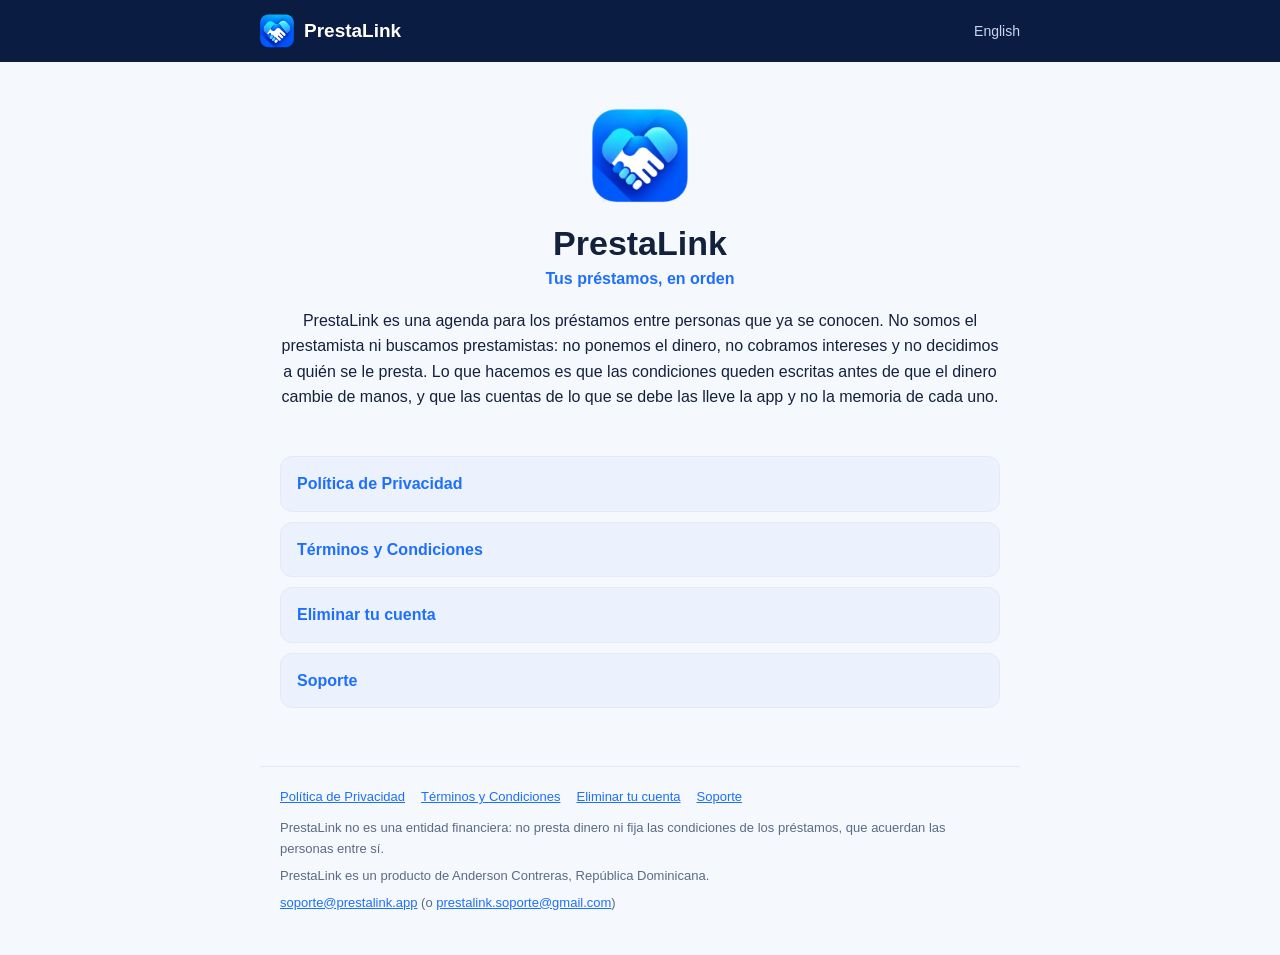
<file: index.html>
<!doctype html>
<html lang="es">
<head>
<meta charset="utf-8">
<meta name="viewport" content="width=device-width, initial-scale=1">
<title>PrestaLink</title>
<link rel="icon" href="marca.png">
<link rel="stylesheet" href="estilos.css">
</head>
<body>
<header>
  <a class="marca" href="index.html"><img src="marca.png" alt=""><span>PrestaLink</span></a>
  <a class="idioma" href="en/">English</a>
</header>
<main>
<div class="portada">
<img src="marca.png" alt="">
<h1>PrestaLink</h1>
<p class="lema">Tus préstamos, en orden</p>
<p>PrestaLink es una agenda para los préstamos entre personas que ya se conocen. No somos el prestamista ni buscamos prestamistas: no ponemos el dinero, no cobramos intereses y no decidimos a quién se le presta. Lo que hacemos es que las condiciones queden escritas antes de que el dinero cambie de manos, y que las cuentas de lo que se debe las lleve la app y no la memoria de cada uno.</p>
</div>
<ul class="lista">
<li><a href="privacidad.html">Política de Privacidad</a></li>
<li><a href="terminos.html">Términos y Condiciones</a></li>
<li><a href="eliminar-cuenta.html">Eliminar tu cuenta</a></li>
<li><a href="soporte.html">Soporte</a></li>
</ul>
</main>
<footer>
  <nav><a href="privacidad.html">Política de Privacidad</a><a href="terminos.html">Términos y Condiciones</a><a href="eliminar-cuenta.html">Eliminar tu cuenta</a><a href="soporte.html">Soporte</a></nav>
  <p>PrestaLink no es una entidad financiera: no presta dinero ni fija las condiciones de los préstamos, que acuerdan las personas entre sí.</p>
  <p>PrestaLink es un producto de Anderson Contreras, República Dominicana.</p>
  <p><a href="mailto:soporte@prestalink.app">soporte@prestalink.app</a> (o <a href="mailto:prestalink.soporte@gmail.com">prestalink.soporte@gmail.com</a>)</p>
</footer>
</body>
</html>
</file>
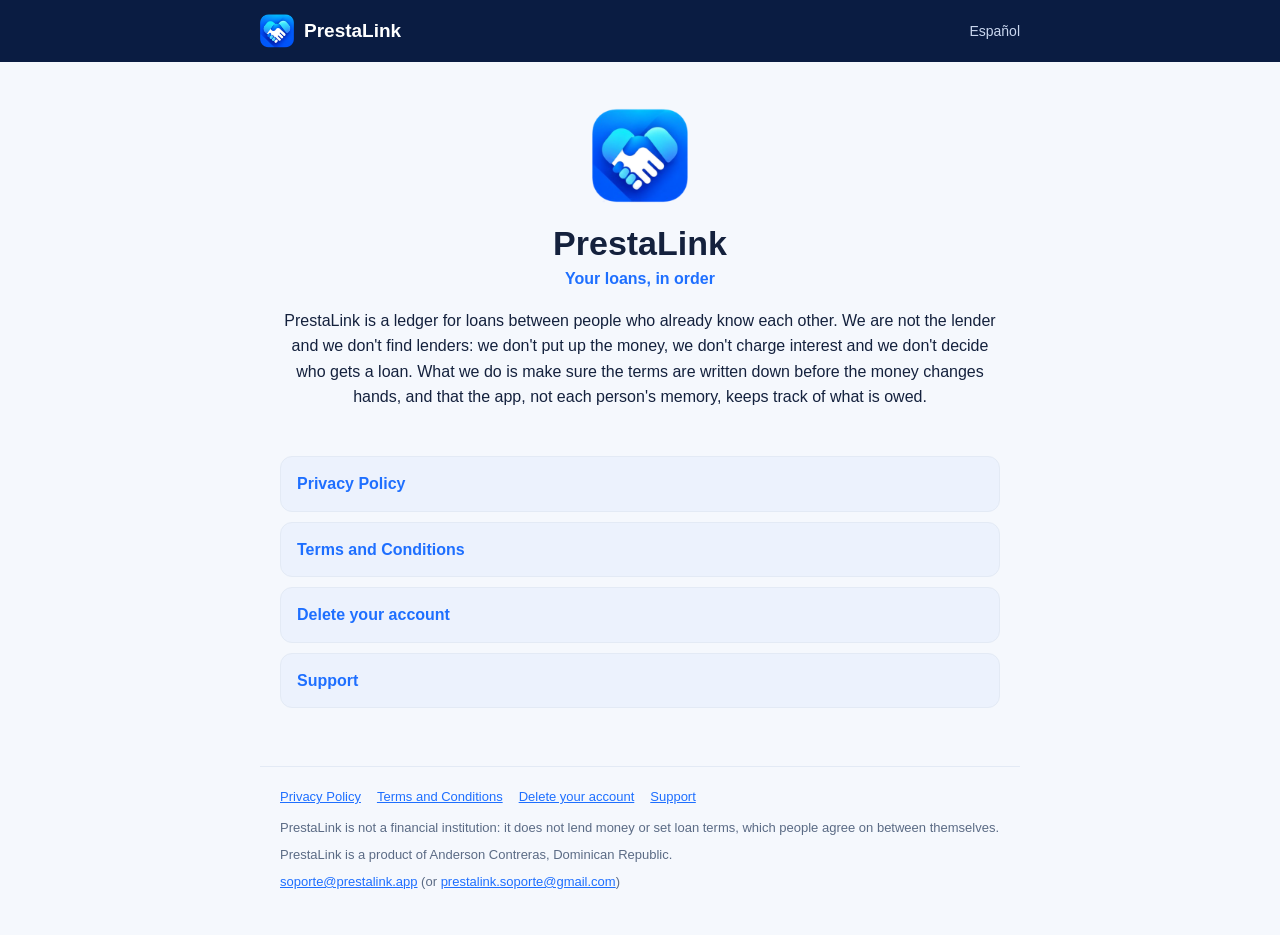
<file: en/index.html>
<!doctype html>
<html lang="en">
<head>
<meta charset="utf-8">
<meta name="viewport" content="width=device-width, initial-scale=1">
<title>PrestaLink</title>
<link rel="icon" href="../marca.png">
<link rel="stylesheet" href="../estilos.css">
</head>
<body>
<header>
  <a class="marca" href="index.html"><img src="../marca.png" alt=""><span>PrestaLink</span></a>
  <a class="idioma" href="../">Español</a>
</header>
<main>
<div class="portada">
<img src="../marca.png" alt="">
<h1>PrestaLink</h1>
<p class="lema">Your loans, in order</p>
<p>PrestaLink is a ledger for loans between people who already know each other. We are not the lender and we don't find lenders: we don't put up the money, we don't charge interest and we don't decide who gets a loan. What we do is make sure the terms are written down before the money changes hands, and that the app, not each person's memory, keeps track of what is owed.</p>
</div>
<ul class="lista">
<li><a href="privacy.html">Privacy Policy</a></li>
<li><a href="terms.html">Terms and Conditions</a></li>
<li><a href="delete-account.html">Delete your account</a></li>
<li><a href="support.html">Support</a></li>
</ul>
</main>
<footer>
  <nav><a href="privacy.html">Privacy Policy</a><a href="terms.html">Terms and Conditions</a><a href="delete-account.html">Delete your account</a><a href="support.html">Support</a></nav>
  <p>PrestaLink is not a financial institution: it does not lend money or set loan terms, which people agree on between themselves.</p>
  <p>PrestaLink is a product of Anderson Contreras, Dominican Republic.</p>
  <p><a href="mailto:soporte@prestalink.app">soporte@prestalink.app</a> (or <a href="mailto:prestalink.soporte@gmail.com">prestalink.soporte@gmail.com</a>)</p>
</footer>
</body>
</html>
</file>
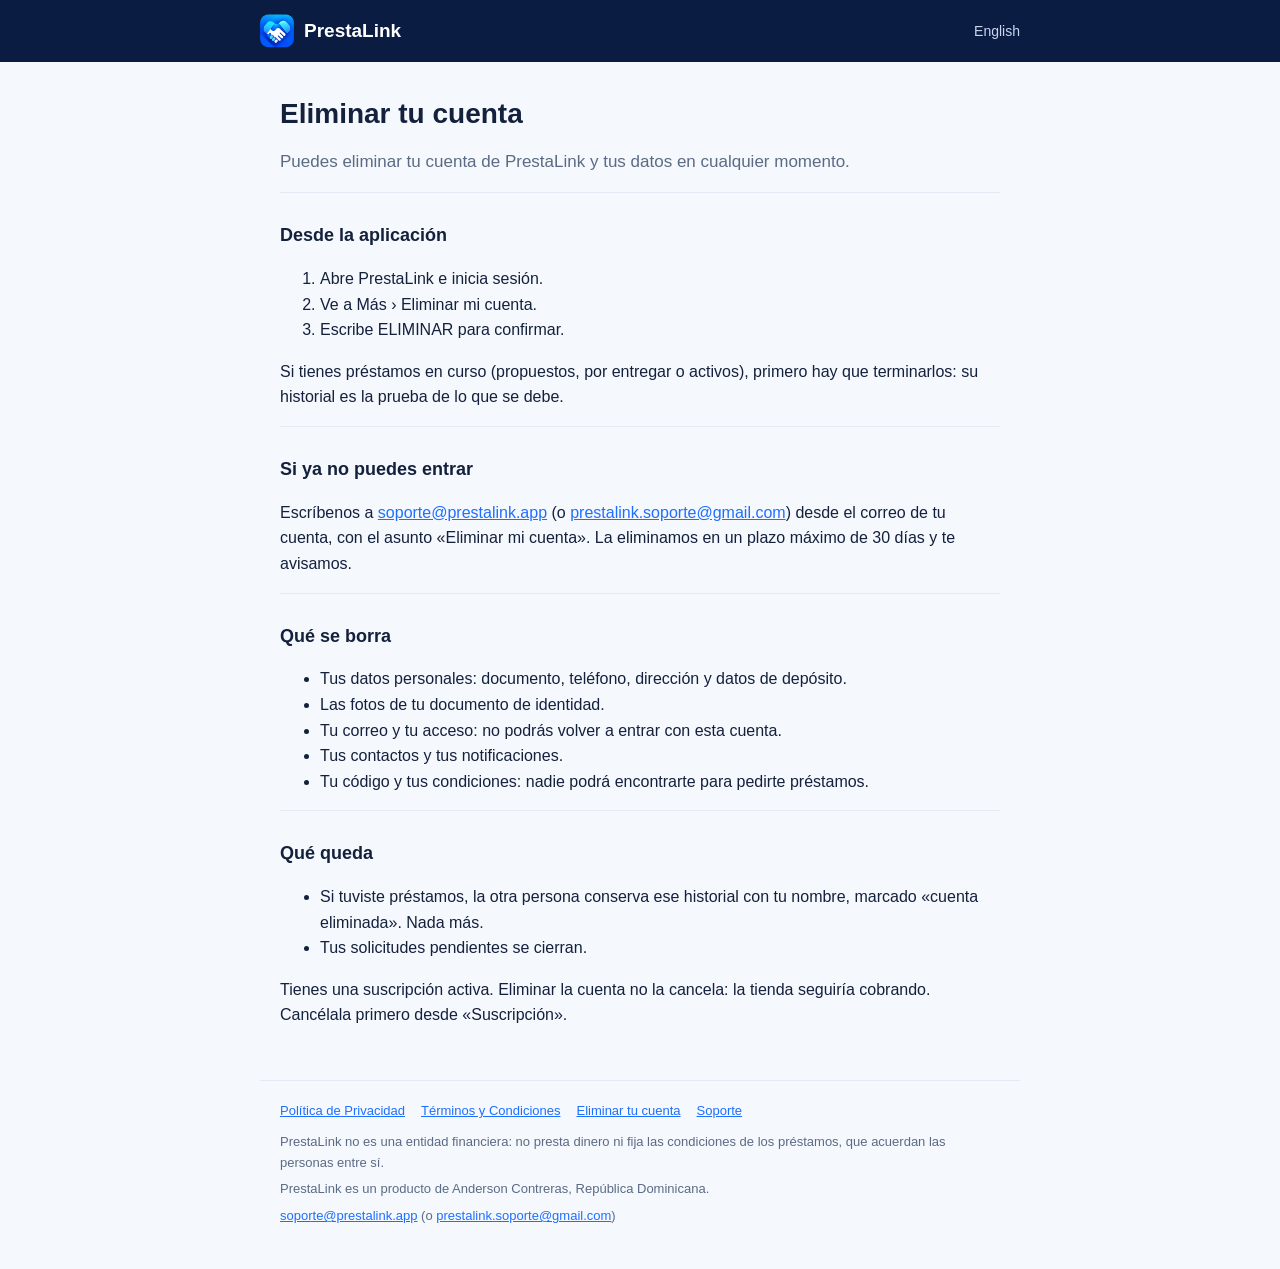
<file: eliminar-cuenta.html>
<!doctype html>
<html lang="es">
<head>
<meta charset="utf-8">
<meta name="viewport" content="width=device-width, initial-scale=1">
<title>Eliminar tu cuenta · PrestaLink</title>
<link rel="icon" href="marca.png">
<link rel="stylesheet" href="estilos.css">
</head>
<body>
<header>
  <a class="marca" href="index.html"><img src="marca.png" alt=""><span>PrestaLink</span></a>
  <a class="idioma" href="en/delete-account.html">English</a>
</header>
<main>
<h1>Eliminar tu cuenta</h1>
<p class="resumen">Puedes eliminar tu cuenta de PrestaLink y tus datos en cualquier momento.</p>
<section>
<h2>Desde la aplicación</h2>
<ol><li>Abre PrestaLink e inicia sesión.</li><li>Ve a Más › Eliminar mi cuenta.</li><li>Escribe ELIMINAR para confirmar.</li></ol>
<p>Si tienes préstamos en curso (propuestos, por entregar o activos), primero hay que terminarlos: su historial es la prueba de lo que se debe.</p>
</section>
<section>
<h2>Si ya no puedes entrar</h2>
<p>Escríbenos a <a href="mailto:soporte@prestalink.app">soporte@prestalink.app</a> (o <a href="mailto:prestalink.soporte@gmail.com">prestalink.soporte@gmail.com</a>) desde el correo de tu cuenta, con el asunto «Eliminar mi cuenta». La eliminamos en un plazo máximo de 30 días y te avisamos.</p>
</section>
<section>
<h2>Qué se borra</h2>
<ul><li>Tus datos personales: documento, teléfono, dirección y datos de depósito.</li><li>Las fotos de tu documento de identidad.</li><li>Tu correo y tu acceso: no podrás volver a entrar con esta cuenta.</li><li>Tus contactos y tus notificaciones.</li><li>Tu código y tus condiciones: nadie podrá encontrarte para pedirte préstamos.</li></ul>
</section>
<section>
<h2>Qué queda</h2>
<ul><li>Si tuviste préstamos, la otra persona conserva ese historial con tu nombre, marcado «cuenta eliminada». Nada más.</li><li>Tus solicitudes pendientes se cierran.</li></ul>
<p>Tienes una suscripción activa. Eliminar la cuenta no la cancela: la tienda seguiría cobrando. Cancélala primero desde «Suscripción».</p>
</section>
</main>
<footer>
  <nav><a href="privacidad.html">Política de Privacidad</a><a href="terminos.html">Términos y Condiciones</a><a href="eliminar-cuenta.html">Eliminar tu cuenta</a><a href="soporte.html">Soporte</a></nav>
  <p>PrestaLink no es una entidad financiera: no presta dinero ni fija las condiciones de los préstamos, que acuerdan las personas entre sí.</p>
  <p>PrestaLink es un producto de Anderson Contreras, República Dominicana.</p>
  <p><a href="mailto:soporte@prestalink.app">soporte@prestalink.app</a> (o <a href="mailto:prestalink.soporte@gmail.com">prestalink.soporte@gmail.com</a>)</p>
</footer>
</body>
</html>
</file>
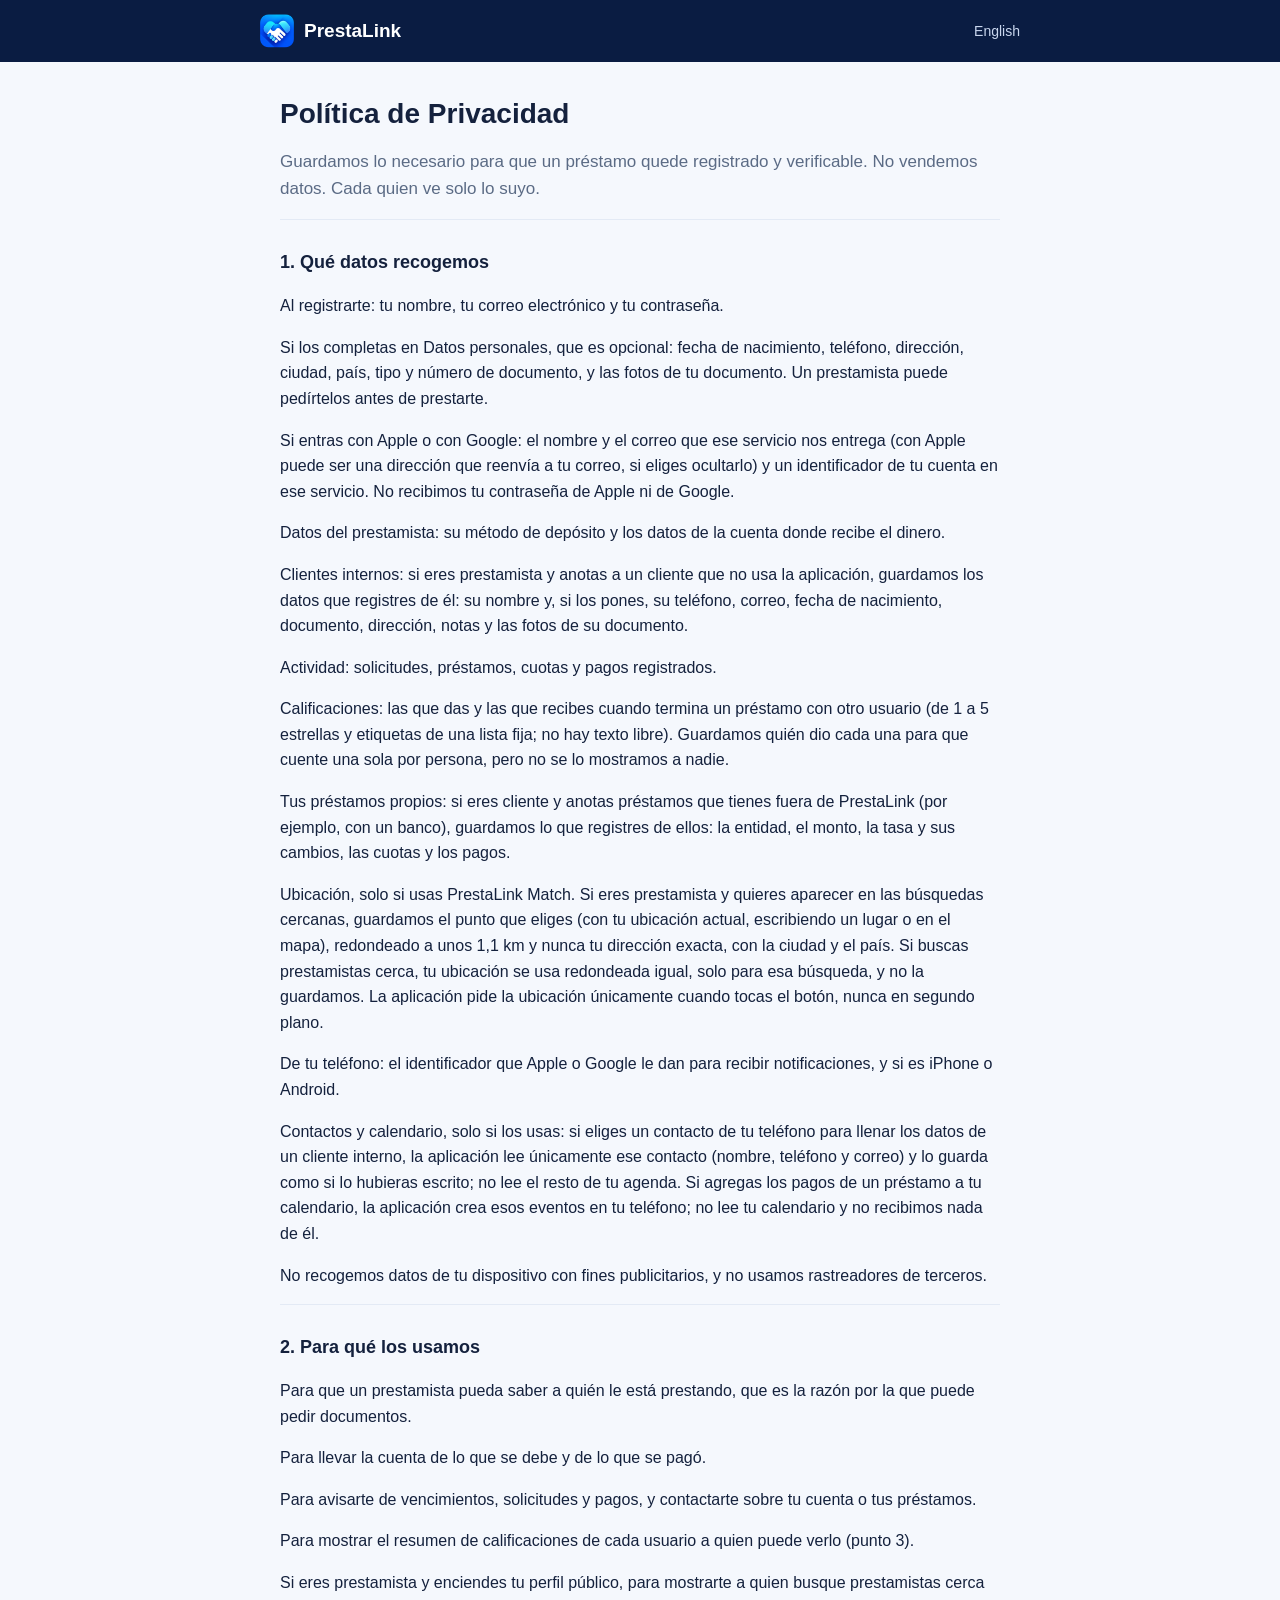
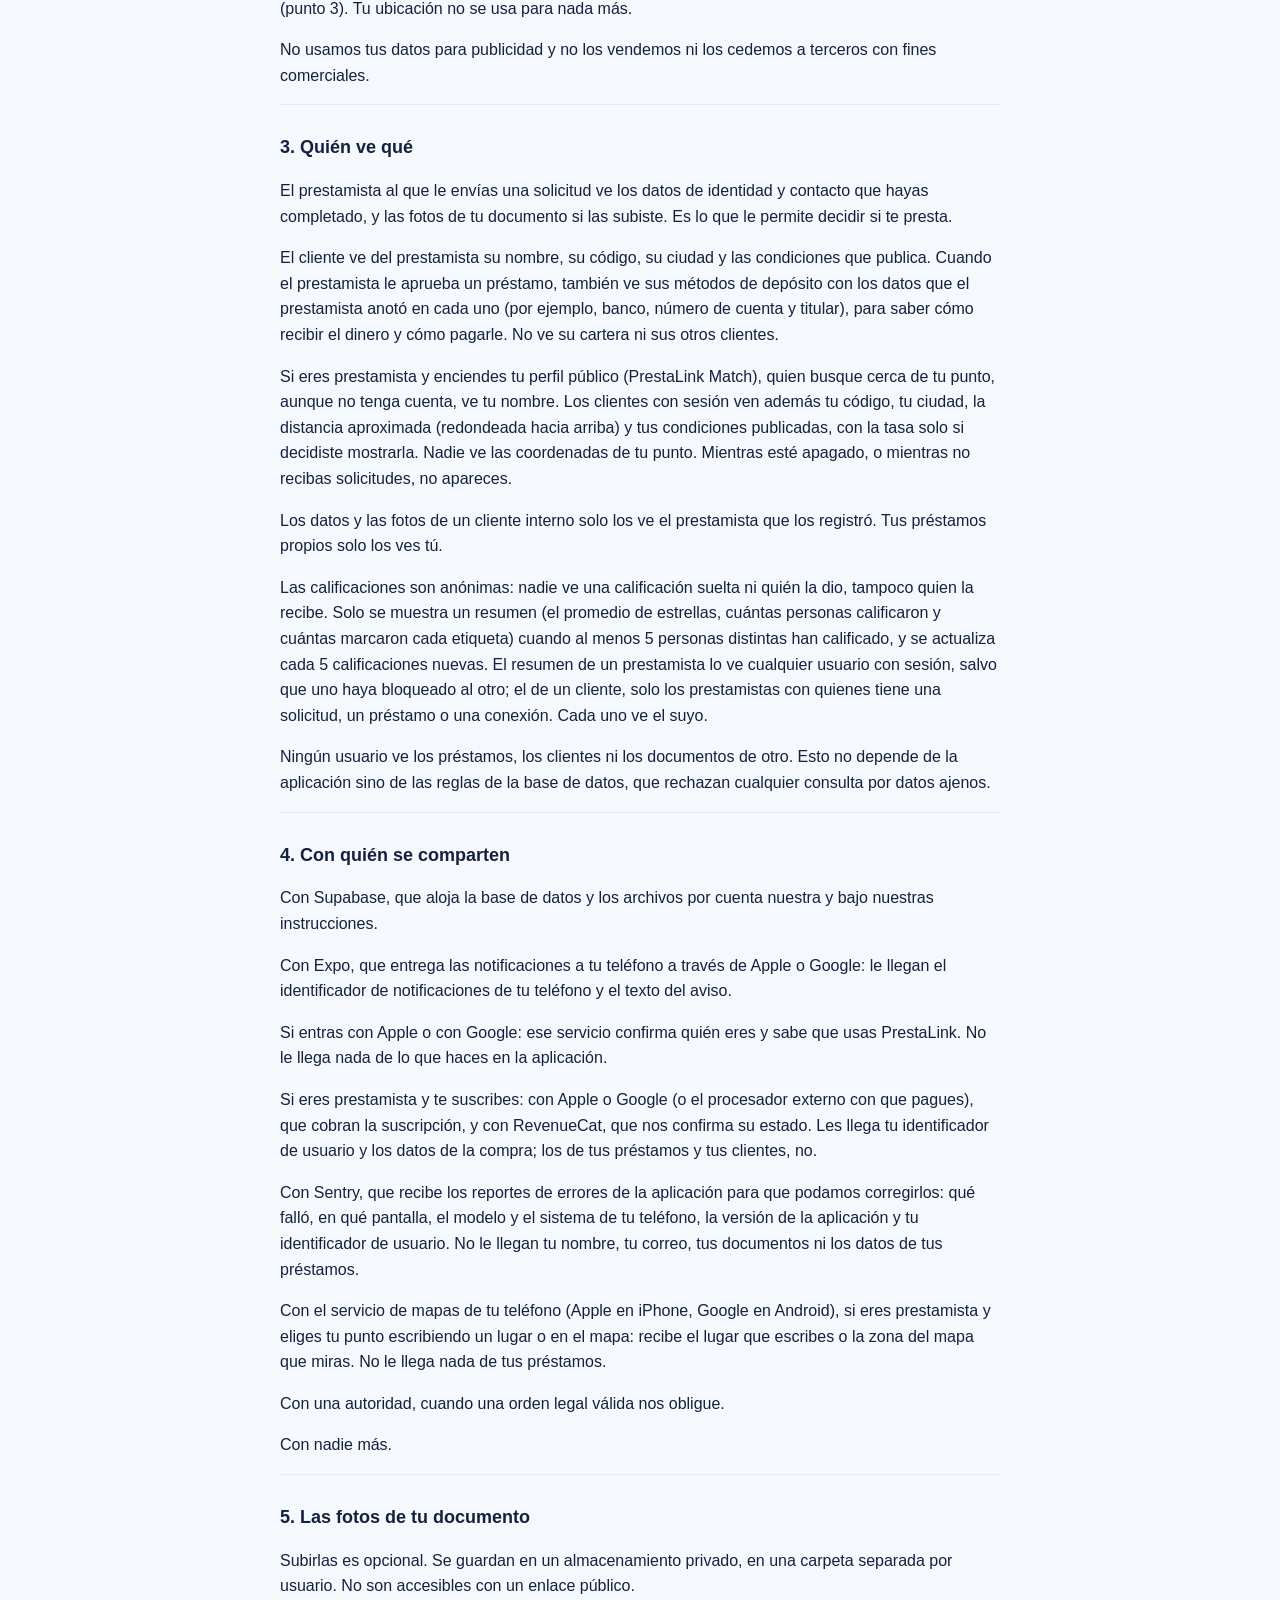
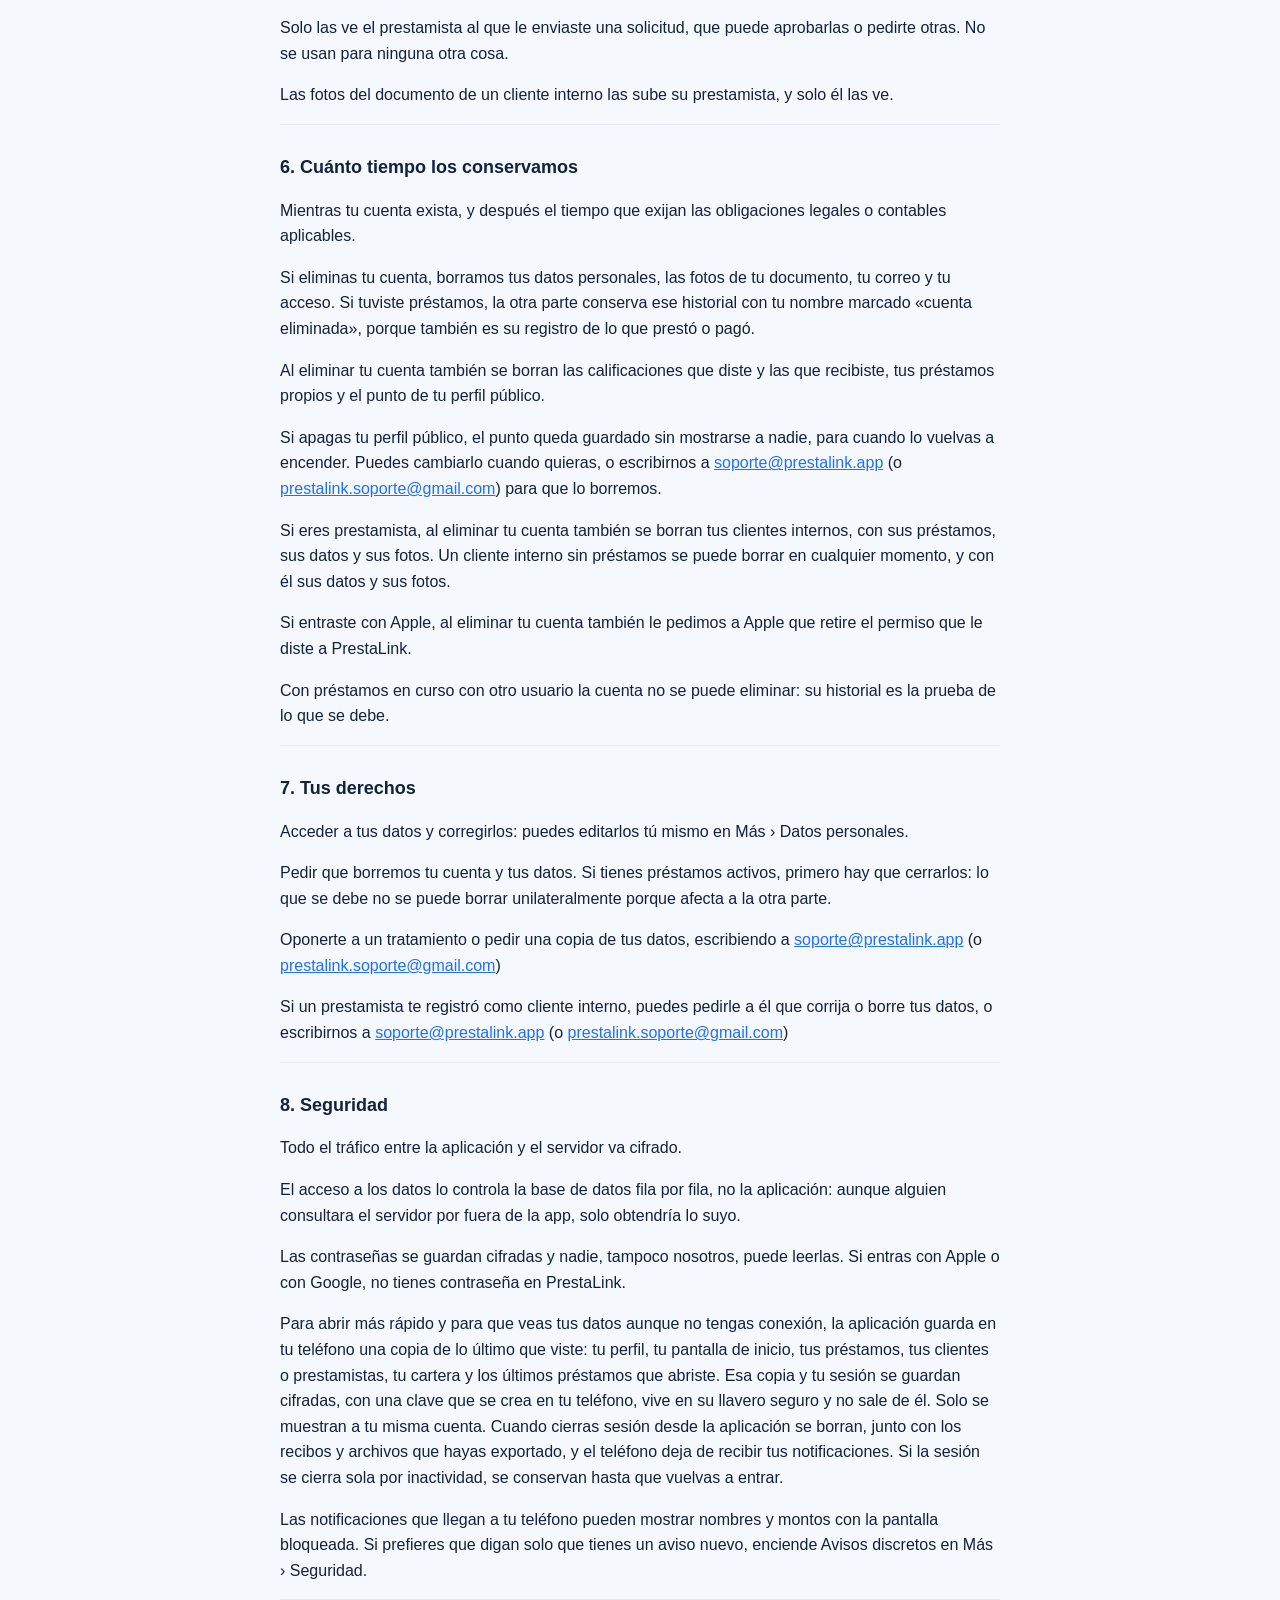
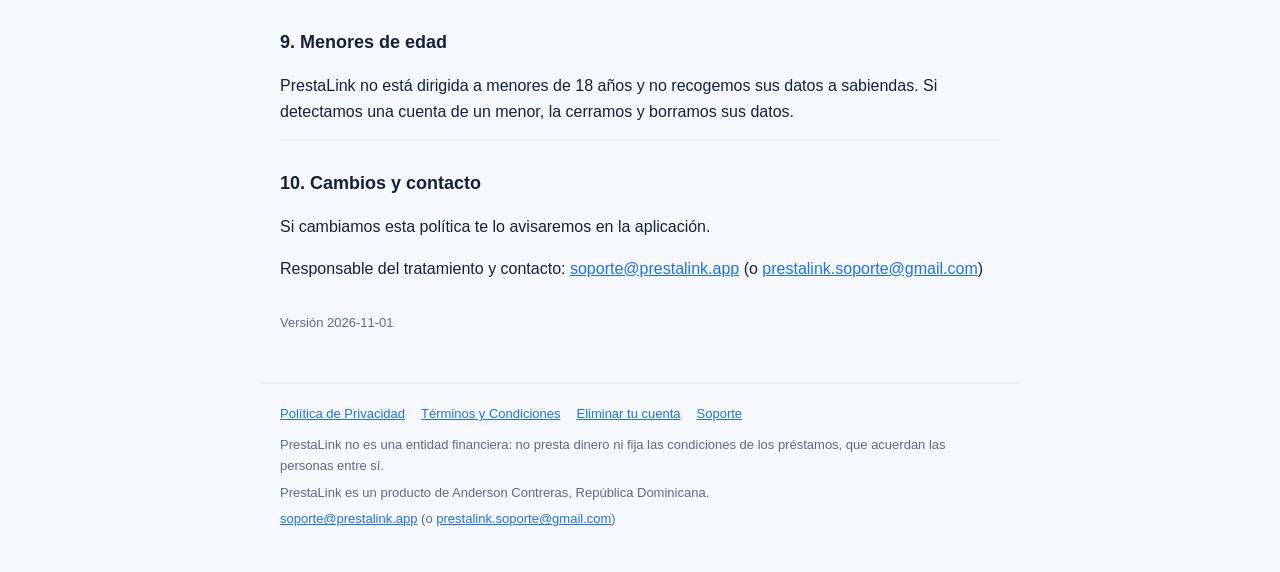
<file: privacidad.html>
<!doctype html>
<html lang="es">
<head>
<meta charset="utf-8">
<meta name="viewport" content="width=device-width, initial-scale=1">
<title>Política de Privacidad · PrestaLink</title>
<link rel="icon" href="marca.png">
<link rel="stylesheet" href="estilos.css">
</head>
<body>
<header>
  <a class="marca" href="index.html"><img src="marca.png" alt=""><span>PrestaLink</span></a>
  <a class="idioma" href="en/privacy.html">English</a>
</header>
<main>
<h1>Política de Privacidad</h1>
<p class="resumen">Guardamos lo necesario para que un préstamo quede registrado y verificable. No vendemos datos. Cada quien ve solo lo suyo.</p>

<section>
<h2>1. Qué datos recogemos</h2>
<p>Al registrarte: tu nombre, tu correo electrónico y tu contraseña.</p>
<p>Si los completas en Datos personales, que es opcional: fecha de nacimiento, teléfono, dirección, ciudad, país, tipo y número de documento, y las fotos de tu documento. Un prestamista puede pedírtelos antes de prestarte.</p>
<p>Si entras con Apple o con Google: el nombre y el correo que ese servicio nos entrega (con Apple puede ser una dirección que reenvía a tu correo, si eliges ocultarlo) y un identificador de tu cuenta en ese servicio. No recibimos tu contraseña de Apple ni de Google.</p>
<p>Datos del prestamista: su método de depósito y los datos de la cuenta donde recibe el dinero.</p>
<p>Clientes internos: si eres prestamista y anotas a un cliente que no usa la aplicación, guardamos los datos que registres de él: su nombre y, si los pones, su teléfono, correo, fecha de nacimiento, documento, dirección, notas y las fotos de su documento.</p>
<p>Actividad: solicitudes, préstamos, cuotas y pagos registrados.</p>
<p>Calificaciones: las que das y las que recibes cuando termina un préstamo con otro usuario (de 1 a 5 estrellas y etiquetas de una lista fija; no hay texto libre). Guardamos quién dio cada una para que cuente una sola por persona, pero no se lo mostramos a nadie.</p>
<p>Tus préstamos propios: si eres cliente y anotas préstamos que tienes fuera de PrestaLink (por ejemplo, con un banco), guardamos lo que registres de ellos: la entidad, el monto, la tasa y sus cambios, las cuotas y los pagos.</p>
<p>Ubicación, solo si usas PrestaLink Match. Si eres prestamista y quieres aparecer en las búsquedas cercanas, guardamos el punto que eliges (con tu ubicación actual, escribiendo un lugar o en el mapa), redondeado a unos 1,1 km y nunca tu dirección exacta, con la ciudad y el país. Si buscas prestamistas cerca, tu ubicación se usa redondeada igual, solo para esa búsqueda, y no la guardamos. La aplicación pide la ubicación únicamente cuando tocas el botón, nunca en segundo plano.</p>
<p>De tu teléfono: el identificador que Apple o Google le dan para recibir notificaciones, y si es iPhone o Android.</p>
<p>Contactos y calendario, solo si los usas: si eliges un contacto de tu teléfono para llenar los datos de un cliente interno, la aplicación lee únicamente ese contacto (nombre, teléfono y correo) y lo guarda como si lo hubieras escrito; no lee el resto de tu agenda. Si agregas los pagos de un préstamo a tu calendario, la aplicación crea esos eventos en tu teléfono; no lee tu calendario y no recibimos nada de él.</p>
<p>No recogemos datos de tu dispositivo con fines publicitarios, y no usamos rastreadores de terceros.</p>
</section>
<section>
<h2>2. Para qué los usamos</h2>
<p>Para que un prestamista pueda saber a quién le está prestando, que es la razón por la que puede pedir documentos.</p>
<p>Para llevar la cuenta de lo que se debe y de lo que se pagó.</p>
<p>Para avisarte de vencimientos, solicitudes y pagos, y contactarte sobre tu cuenta o tus préstamos.</p>
<p>Para mostrar el resumen de calificaciones de cada usuario a quien puede verlo (punto 3).</p>
<p>Si eres prestamista y enciendes tu perfil público, para mostrarte a quien busque prestamistas cerca (punto 3). Tu ubicación no se usa para nada más.</p>
<p>No usamos tus datos para publicidad y no los vendemos ni los cedemos a terceros con fines comerciales.</p>
</section>
<section>
<h2>3. Quién ve qué</h2>
<p>El prestamista al que le envías una solicitud ve los datos de identidad y contacto que hayas completado, y las fotos de tu documento si las subiste. Es lo que le permite decidir si te presta.</p>
<p>El cliente ve del prestamista su nombre, su código, su ciudad y las condiciones que publica. Cuando el prestamista le aprueba un préstamo, también ve sus métodos de depósito con los datos que el prestamista anotó en cada uno (por ejemplo, banco, número de cuenta y titular), para saber cómo recibir el dinero y cómo pagarle. No ve su cartera ni sus otros clientes.</p>
<p>Si eres prestamista y enciendes tu perfil público (PrestaLink Match), quien busque cerca de tu punto, aunque no tenga cuenta, ve tu nombre. Los clientes con sesión ven además tu código, tu ciudad, la distancia aproximada (redondeada hacia arriba) y tus condiciones publicadas, con la tasa solo si decidiste mostrarla. Nadie ve las coordenadas de tu punto. Mientras esté apagado, o mientras no recibas solicitudes, no apareces.</p>
<p>Los datos y las fotos de un cliente interno solo los ve el prestamista que los registró. Tus préstamos propios solo los ves tú.</p>
<p>Las calificaciones son anónimas: nadie ve una calificación suelta ni quién la dio, tampoco quien la recibe. Solo se muestra un resumen (el promedio de estrellas, cuántas personas calificaron y cuántas marcaron cada etiqueta) cuando al menos 5 personas distintas han calificado, y se actualiza cada 5 calificaciones nuevas. El resumen de un prestamista lo ve cualquier usuario con sesión, salvo que uno haya bloqueado al otro; el de un cliente, solo los prestamistas con quienes tiene una solicitud, un préstamo o una conexión. Cada uno ve el suyo.</p>
<p>Ningún usuario ve los préstamos, los clientes ni los documentos de otro. Esto no depende de la aplicación sino de las reglas de la base de datos, que rechazan cualquier consulta por datos ajenos.</p>
</section>
<section>
<h2>4. Con quién se comparten</h2>
<p>Con Supabase, que aloja la base de datos y los archivos por cuenta nuestra y bajo nuestras instrucciones.</p>
<p>Con Expo, que entrega las notificaciones a tu teléfono a través de Apple o Google: le llegan el identificador de notificaciones de tu teléfono y el texto del aviso.</p>
<p>Si entras con Apple o con Google: ese servicio confirma quién eres y sabe que usas PrestaLink. No le llega nada de lo que haces en la aplicación.</p>
<p>Si eres prestamista y te suscribes: con Apple o Google (o el procesador externo con que pagues), que cobran la suscripción, y con RevenueCat, que nos confirma su estado. Les llega tu identificador de usuario y los datos de la compra; los de tus préstamos y tus clientes, no.</p>
<p>Con Sentry, que recibe los reportes de errores de la aplicación para que podamos corregirlos: qué falló, en qué pantalla, el modelo y el sistema de tu teléfono, la versión de la aplicación y tu identificador de usuario. No le llegan tu nombre, tu correo, tus documentos ni los datos de tus préstamos.</p>
<p>Con el servicio de mapas de tu teléfono (Apple en iPhone, Google en Android), si eres prestamista y eliges tu punto escribiendo un lugar o en el mapa: recibe el lugar que escribes o la zona del mapa que miras. No le llega nada de tus préstamos.</p>
<p>Con una autoridad, cuando una orden legal válida nos obligue.</p>
<p>Con nadie más.</p>
</section>
<section>
<h2>5. Las fotos de tu documento</h2>
<p>Subirlas es opcional. Se guardan en un almacenamiento privado, en una carpeta separada por usuario. No son accesibles con un enlace público.</p>
<p>Solo las ve el prestamista al que le enviaste una solicitud, que puede aprobarlas o pedirte otras. No se usan para ninguna otra cosa.</p>
<p>Las fotos del documento de un cliente interno las sube su prestamista, y solo él las ve.</p>
</section>
<section>
<h2>6. Cuánto tiempo los conservamos</h2>
<p>Mientras tu cuenta exista, y después el tiempo que exijan las obligaciones legales o contables aplicables.</p>
<p>Si eliminas tu cuenta, borramos tus datos personales, las fotos de tu documento, tu correo y tu acceso. Si tuviste préstamos, la otra parte conserva ese historial con tu nombre marcado «cuenta eliminada», porque también es su registro de lo que prestó o pagó.</p>
<p>Al eliminar tu cuenta también se borran las calificaciones que diste y las que recibiste, tus préstamos propios y el punto de tu perfil público.</p>
<p>Si apagas tu perfil público, el punto queda guardado sin mostrarse a nadie, para cuando lo vuelvas a encender. Puedes cambiarlo cuando quieras, o escribirnos a <a href="mailto:soporte@prestalink.app">soporte@prestalink.app</a> (o <a href="mailto:prestalink.soporte@gmail.com">prestalink.soporte@gmail.com</a>) para que lo borremos.</p>
<p>Si eres prestamista, al eliminar tu cuenta también se borran tus clientes internos, con sus préstamos, sus datos y sus fotos. Un cliente interno sin préstamos se puede borrar en cualquier momento, y con él sus datos y sus fotos.</p>
<p>Si entraste con Apple, al eliminar tu cuenta también le pedimos a Apple que retire el permiso que le diste a PrestaLink.</p>
<p>Con préstamos en curso con otro usuario la cuenta no se puede eliminar: su historial es la prueba de lo que se debe.</p>
</section>
<section>
<h2>7. Tus derechos</h2>
<p>Acceder a tus datos y corregirlos: puedes editarlos tú mismo en Más › Datos personales.</p>
<p>Pedir que borremos tu cuenta y tus datos. Si tienes préstamos activos, primero hay que cerrarlos: lo que se debe no se puede borrar unilateralmente porque afecta a la otra parte.</p>
<p>Oponerte a un tratamiento o pedir una copia de tus datos, escribiendo a <a href="mailto:soporte@prestalink.app">soporte@prestalink.app</a> (o <a href="mailto:prestalink.soporte@gmail.com">prestalink.soporte@gmail.com</a>)</p>
<p>Si un prestamista te registró como cliente interno, puedes pedirle a él que corrija o borre tus datos, o escribirnos a <a href="mailto:soporte@prestalink.app">soporte@prestalink.app</a> (o <a href="mailto:prestalink.soporte@gmail.com">prestalink.soporte@gmail.com</a>)</p>
</section>
<section>
<h2>8. Seguridad</h2>
<p>Todo el tráfico entre la aplicación y el servidor va cifrado.</p>
<p>El acceso a los datos lo controla la base de datos fila por fila, no la aplicación: aunque alguien consultara el servidor por fuera de la app, solo obtendría lo suyo.</p>
<p>Las contraseñas se guardan cifradas y nadie, tampoco nosotros, puede leerlas. Si entras con Apple o con Google, no tienes contraseña en PrestaLink.</p>
<p>Para abrir más rápido y para que veas tus datos aunque no tengas conexión, la aplicación guarda en tu teléfono una copia de lo último que viste: tu perfil, tu pantalla de inicio, tus préstamos, tus clientes o prestamistas, tu cartera y los últimos préstamos que abriste. Esa copia y tu sesión se guardan cifradas, con una clave que se crea en tu teléfono, vive en su llavero seguro y no sale de él. Solo se muestran a tu misma cuenta. Cuando cierras sesión desde la aplicación se borran, junto con los recibos y archivos que hayas exportado, y el teléfono deja de recibir tus notificaciones. Si la sesión se cierra sola por inactividad, se conservan hasta que vuelvas a entrar.</p>
<p>Las notificaciones que llegan a tu teléfono pueden mostrar nombres y montos con la pantalla bloqueada. Si prefieres que digan solo que tienes un aviso nuevo, enciende Avisos discretos en Más › Seguridad.</p>
</section>
<section>
<h2>9. Menores de edad</h2>
<p>PrestaLink no está dirigida a menores de 18 años y no recogemos sus datos a sabiendas. Si detectamos una cuenta de un menor, la cerramos y borramos sus datos.</p>
</section>
<section>
<h2>10. Cambios y contacto</h2>
<p>Si cambiamos esta política te lo avisaremos en la aplicación.</p>
<p>Responsable del tratamiento y contacto: <a href="mailto:soporte@prestalink.app">soporte@prestalink.app</a> (o <a href="mailto:prestalink.soporte@gmail.com">prestalink.soporte@gmail.com</a>)</p>
</section>
<p class="version">Versión 2026-11-01</p>
</main>
<footer>
  <nav><a href="privacidad.html">Política de Privacidad</a><a href="terminos.html">Términos y Condiciones</a><a href="eliminar-cuenta.html">Eliminar tu cuenta</a><a href="soporte.html">Soporte</a></nav>
  <p>PrestaLink no es una entidad financiera: no presta dinero ni fija las condiciones de los préstamos, que acuerdan las personas entre sí.</p>
  <p>PrestaLink es un producto de Anderson Contreras, República Dominicana.</p>
  <p><a href="mailto:soporte@prestalink.app">soporte@prestalink.app</a> (o <a href="mailto:prestalink.soporte@gmail.com">prestalink.soporte@gmail.com</a>)</p>
</footer>
</body>
</html>
</file>
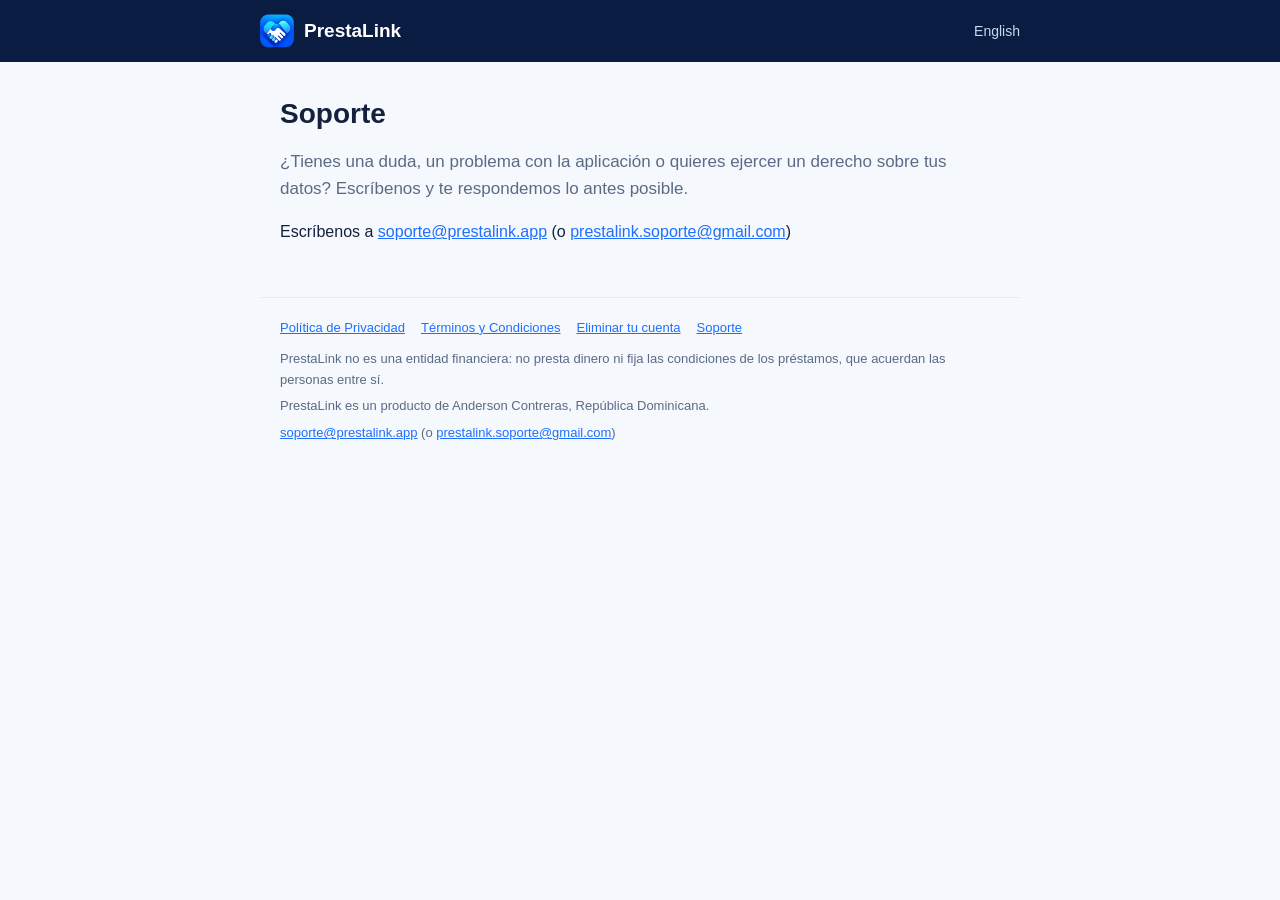
<file: soporte.html>
<!doctype html>
<html lang="es">
<head>
<meta charset="utf-8">
<meta name="viewport" content="width=device-width, initial-scale=1">
<title>Soporte · PrestaLink</title>
<link rel="icon" href="marca.png">
<link rel="stylesheet" href="estilos.css">
</head>
<body>
<header>
  <a class="marca" href="index.html"><img src="marca.png" alt=""><span>PrestaLink</span></a>
  <a class="idioma" href="en/support.html">English</a>
</header>
<main>
<h1>Soporte</h1>
<p class="resumen">¿Tienes una duda, un problema con la aplicación o quieres ejercer un derecho sobre tus datos? Escríbenos y te respondemos lo antes posible.</p>
<p>Escríbenos a <a href="mailto:soporte@prestalink.app">soporte@prestalink.app</a> (o <a href="mailto:prestalink.soporte@gmail.com">prestalink.soporte@gmail.com</a>)</p>
</main>
<footer>
  <nav><a href="privacidad.html">Política de Privacidad</a><a href="terminos.html">Términos y Condiciones</a><a href="eliminar-cuenta.html">Eliminar tu cuenta</a><a href="soporte.html">Soporte</a></nav>
  <p>PrestaLink no es una entidad financiera: no presta dinero ni fija las condiciones de los préstamos, que acuerdan las personas entre sí.</p>
  <p>PrestaLink es un producto de Anderson Contreras, República Dominicana.</p>
  <p><a href="mailto:soporte@prestalink.app">soporte@prestalink.app</a> (o <a href="mailto:prestalink.soporte@gmail.com">prestalink.soporte@gmail.com</a>)</p>
</footer>
</body>
</html>
</file>
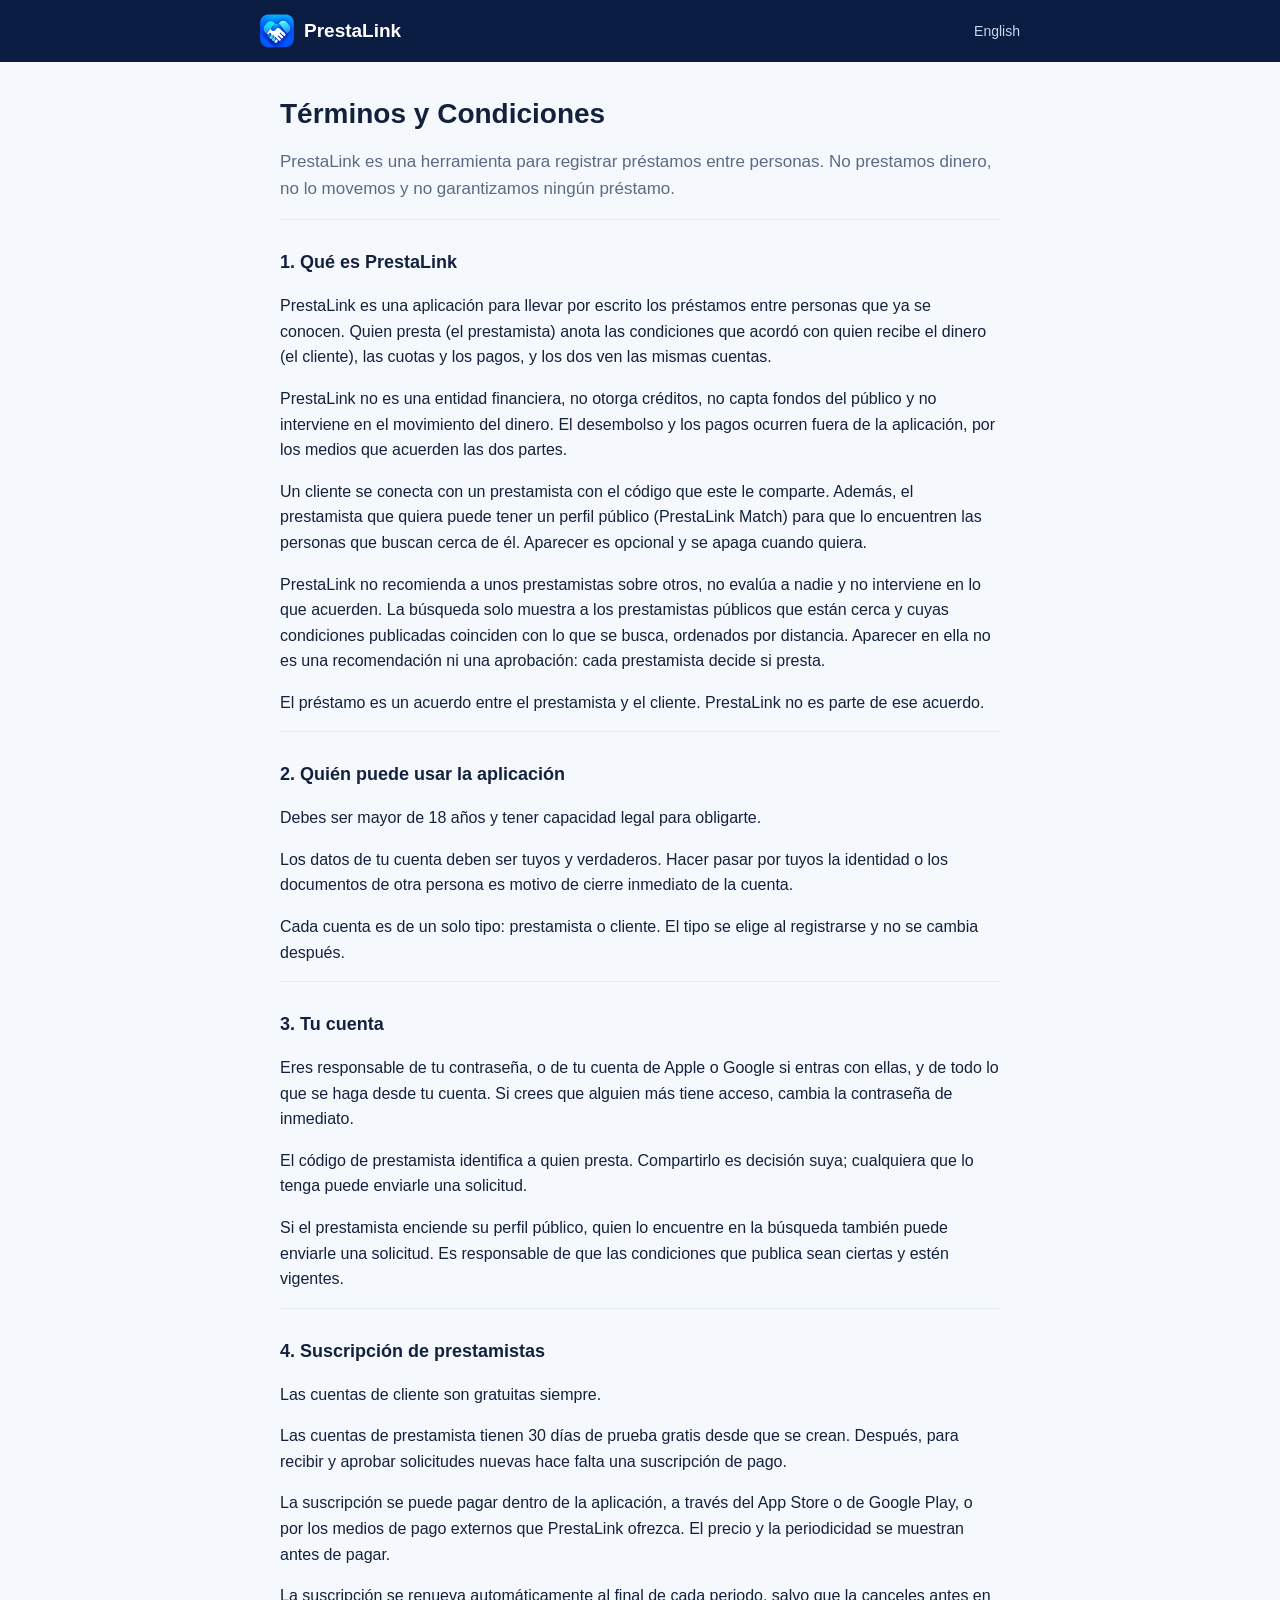
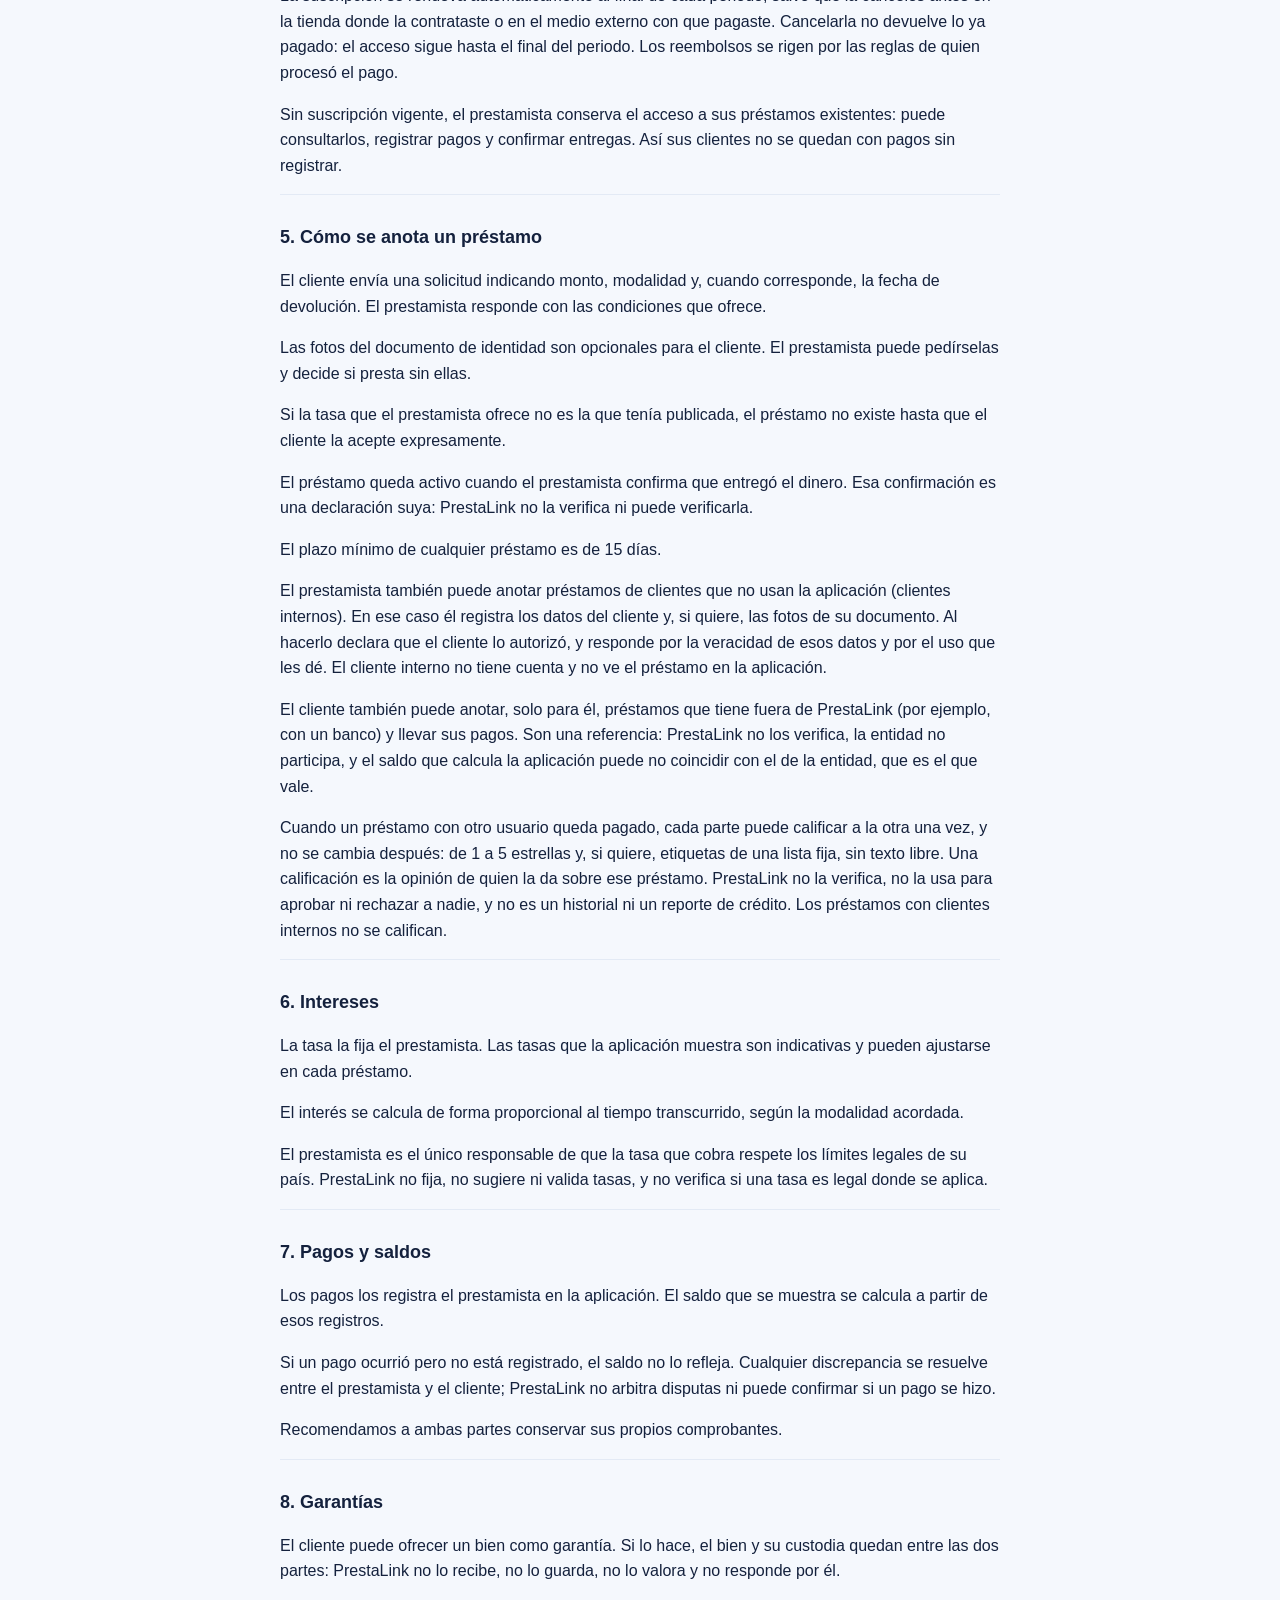
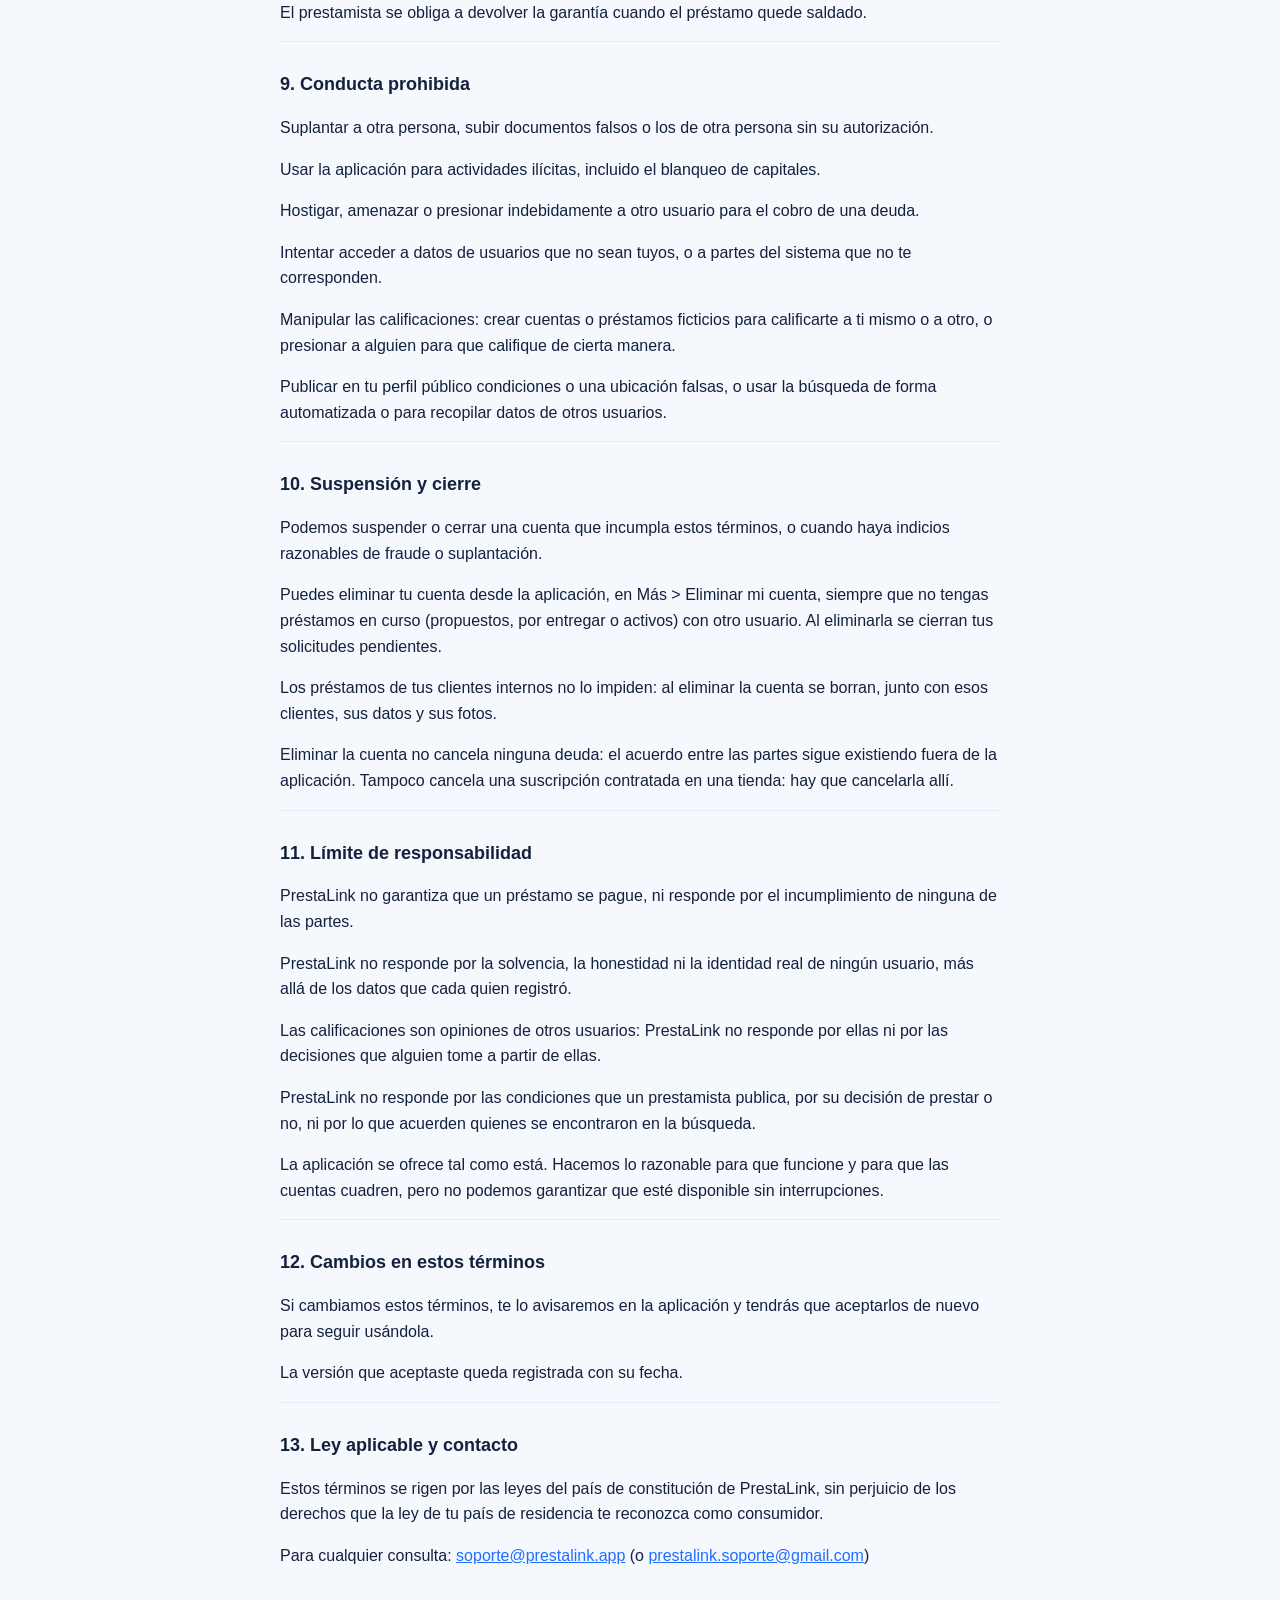
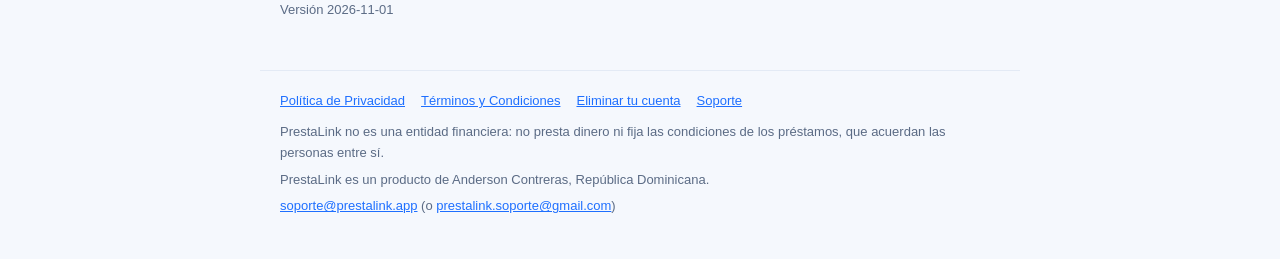
<file: terminos.html>
<!doctype html>
<html lang="es">
<head>
<meta charset="utf-8">
<meta name="viewport" content="width=device-width, initial-scale=1">
<title>Términos y Condiciones · PrestaLink</title>
<link rel="icon" href="marca.png">
<link rel="stylesheet" href="estilos.css">
</head>
<body>
<header>
  <a class="marca" href="index.html"><img src="marca.png" alt=""><span>PrestaLink</span></a>
  <a class="idioma" href="en/terms.html">English</a>
</header>
<main>
<h1>Términos y Condiciones</h1>
<p class="resumen">PrestaLink es una herramienta para registrar préstamos entre personas. No prestamos dinero, no lo movemos y no garantizamos ningún préstamo.</p>

<section>
<h2>1. Qué es PrestaLink</h2>
<p>PrestaLink es una aplicación para llevar por escrito los préstamos entre personas que ya se conocen. Quien presta (el prestamista) anota las condiciones que acordó con quien recibe el dinero (el cliente), las cuotas y los pagos, y los dos ven las mismas cuentas.</p>
<p>PrestaLink no es una entidad financiera, no otorga créditos, no capta fondos del público y no interviene en el movimiento del dinero. El desembolso y los pagos ocurren fuera de la aplicación, por los medios que acuerden las dos partes.</p>
<p>Un cliente se conecta con un prestamista con el código que este le comparte. Además, el prestamista que quiera puede tener un perfil público (PrestaLink Match) para que lo encuentren las personas que buscan cerca de él. Aparecer es opcional y se apaga cuando quiera.</p>
<p>PrestaLink no recomienda a unos prestamistas sobre otros, no evalúa a nadie y no interviene en lo que acuerden. La búsqueda solo muestra a los prestamistas públicos que están cerca y cuyas condiciones publicadas coinciden con lo que se busca, ordenados por distancia. Aparecer en ella no es una recomendación ni una aprobación: cada prestamista decide si presta.</p>
<p>El préstamo es un acuerdo entre el prestamista y el cliente. PrestaLink no es parte de ese acuerdo.</p>
</section>
<section>
<h2>2. Quién puede usar la aplicación</h2>
<p>Debes ser mayor de 18 años y tener capacidad legal para obligarte.</p>
<p>Los datos de tu cuenta deben ser tuyos y verdaderos. Hacer pasar por tuyos la identidad o los documentos de otra persona es motivo de cierre inmediato de la cuenta.</p>
<p>Cada cuenta es de un solo tipo: prestamista o cliente. El tipo se elige al registrarse y no se cambia después.</p>
</section>
<section>
<h2>3. Tu cuenta</h2>
<p>Eres responsable de tu contraseña, o de tu cuenta de Apple o Google si entras con ellas, y de todo lo que se haga desde tu cuenta. Si crees que alguien más tiene acceso, cambia la contraseña de inmediato.</p>
<p>El código de prestamista identifica a quien presta. Compartirlo es decisión suya; cualquiera que lo tenga puede enviarle una solicitud.</p>
<p>Si el prestamista enciende su perfil público, quien lo encuentre en la búsqueda también puede enviarle una solicitud. Es responsable de que las condiciones que publica sean ciertas y estén vigentes.</p>
</section>
<section>
<h2>4. Suscripción de prestamistas</h2>
<p>Las cuentas de cliente son gratuitas siempre.</p>
<p>Las cuentas de prestamista tienen 30 días de prueba gratis desde que se crean. Después, para recibir y aprobar solicitudes nuevas hace falta una suscripción de pago.</p>
<p>La suscripción se puede pagar dentro de la aplicación, a través del App Store o de Google Play, o por los medios de pago externos que PrestaLink ofrezca. El precio y la periodicidad se muestran antes de pagar.</p>
<p>La suscripción se renueva automáticamente al final de cada periodo, salvo que la canceles antes en la tienda donde la contrataste o en el medio externo con que pagaste. Cancelarla no devuelve lo ya pagado: el acceso sigue hasta el final del periodo. Los reembolsos se rigen por las reglas de quien procesó el pago.</p>
<p>Sin suscripción vigente, el prestamista conserva el acceso a sus préstamos existentes: puede consultarlos, registrar pagos y confirmar entregas. Así sus clientes no se quedan con pagos sin registrar.</p>
</section>
<section>
<h2>5. Cómo se anota un préstamo</h2>
<p>El cliente envía una solicitud indicando monto, modalidad y, cuando corresponde, la fecha de devolución. El prestamista responde con las condiciones que ofrece.</p>
<p>Las fotos del documento de identidad son opcionales para el cliente. El prestamista puede pedírselas y decide si presta sin ellas.</p>
<p>Si la tasa que el prestamista ofrece no es la que tenía publicada, el préstamo no existe hasta que el cliente la acepte expresamente.</p>
<p>El préstamo queda activo cuando el prestamista confirma que entregó el dinero. Esa confirmación es una declaración suya: PrestaLink no la verifica ni puede verificarla.</p>
<p>El plazo mínimo de cualquier préstamo es de 15 días.</p>
<p>El prestamista también puede anotar préstamos de clientes que no usan la aplicación (clientes internos). En ese caso él registra los datos del cliente y, si quiere, las fotos de su documento. Al hacerlo declara que el cliente lo autorizó, y responde por la veracidad de esos datos y por el uso que les dé. El cliente interno no tiene cuenta y no ve el préstamo en la aplicación.</p>
<p>El cliente también puede anotar, solo para él, préstamos que tiene fuera de PrestaLink (por ejemplo, con un banco) y llevar sus pagos. Son una referencia: PrestaLink no los verifica, la entidad no participa, y el saldo que calcula la aplicación puede no coincidir con el de la entidad, que es el que vale.</p>
<p>Cuando un préstamo con otro usuario queda pagado, cada parte puede calificar a la otra una vez, y no se cambia después: de 1 a 5 estrellas y, si quiere, etiquetas de una lista fija, sin texto libre. Una calificación es la opinión de quien la da sobre ese préstamo. PrestaLink no la verifica, no la usa para aprobar ni rechazar a nadie, y no es un historial ni un reporte de crédito. Los préstamos con clientes internos no se califican.</p>
</section>
<section>
<h2>6. Intereses</h2>
<p>La tasa la fija el prestamista. Las tasas que la aplicación muestra son indicativas y pueden ajustarse en cada préstamo.</p>
<p>El interés se calcula de forma proporcional al tiempo transcurrido, según la modalidad acordada.</p>
<p>El prestamista es el único responsable de que la tasa que cobra respete los límites legales de su país. PrestaLink no fija, no sugiere ni valida tasas, y no verifica si una tasa es legal donde se aplica.</p>
</section>
<section>
<h2>7. Pagos y saldos</h2>
<p>Los pagos los registra el prestamista en la aplicación. El saldo que se muestra se calcula a partir de esos registros.</p>
<p>Si un pago ocurrió pero no está registrado, el saldo no lo refleja. Cualquier discrepancia se resuelve entre el prestamista y el cliente; PrestaLink no arbitra disputas ni puede confirmar si un pago se hizo.</p>
<p>Recomendamos a ambas partes conservar sus propios comprobantes.</p>
</section>
<section>
<h2>8. Garantías</h2>
<p>El cliente puede ofrecer un bien como garantía. Si lo hace, el bien y su custodia quedan entre las dos partes: PrestaLink no lo recibe, no lo guarda, no lo valora y no responde por él.</p>
<p>El prestamista se obliga a devolver la garantía cuando el préstamo quede saldado.</p>
</section>
<section>
<h2>9. Conducta prohibida</h2>
<p>Suplantar a otra persona, subir documentos falsos o los de otra persona sin su autorización.</p>
<p>Usar la aplicación para actividades ilícitas, incluido el blanqueo de capitales.</p>
<p>Hostigar, amenazar o presionar indebidamente a otro usuario para el cobro de una deuda.</p>
<p>Intentar acceder a datos de usuarios que no sean tuyos, o a partes del sistema que no te corresponden.</p>
<p>Manipular las calificaciones: crear cuentas o préstamos ficticios para calificarte a ti mismo o a otro, o presionar a alguien para que califique de cierta manera.</p>
<p>Publicar en tu perfil público condiciones o una ubicación falsas, o usar la búsqueda de forma automatizada o para recopilar datos de otros usuarios.</p>
</section>
<section>
<h2>10. Suspensión y cierre</h2>
<p>Podemos suspender o cerrar una cuenta que incumpla estos términos, o cuando haya indicios razonables de fraude o suplantación.</p>
<p>Puedes eliminar tu cuenta desde la aplicación, en Más &gt; Eliminar mi cuenta, siempre que no tengas préstamos en curso (propuestos, por entregar o activos) con otro usuario. Al eliminarla se cierran tus solicitudes pendientes.</p>
<p>Los préstamos de tus clientes internos no lo impiden: al eliminar la cuenta se borran, junto con esos clientes, sus datos y sus fotos.</p>
<p>Eliminar la cuenta no cancela ninguna deuda: el acuerdo entre las partes sigue existiendo fuera de la aplicación. Tampoco cancela una suscripción contratada en una tienda: hay que cancelarla allí.</p>
</section>
<section>
<h2>11. Límite de responsabilidad</h2>
<p>PrestaLink no garantiza que un préstamo se pague, ni responde por el incumplimiento de ninguna de las partes.</p>
<p>PrestaLink no responde por la solvencia, la honestidad ni la identidad real de ningún usuario, más allá de los datos que cada quien registró.</p>
<p>Las calificaciones son opiniones de otros usuarios: PrestaLink no responde por ellas ni por las decisiones que alguien tome a partir de ellas.</p>
<p>PrestaLink no responde por las condiciones que un prestamista publica, por su decisión de prestar o no, ni por lo que acuerden quienes se encontraron en la búsqueda.</p>
<p>La aplicación se ofrece tal como está. Hacemos lo razonable para que funcione y para que las cuentas cuadren, pero no podemos garantizar que esté disponible sin interrupciones.</p>
</section>
<section>
<h2>12. Cambios en estos términos</h2>
<p>Si cambiamos estos términos, te lo avisaremos en la aplicación y tendrás que aceptarlos de nuevo para seguir usándola.</p>
<p>La versión que aceptaste queda registrada con su fecha.</p>
</section>
<section>
<h2>13. Ley aplicable y contacto</h2>
<p>Estos términos se rigen por las leyes del país de constitución de PrestaLink, sin perjuicio de los derechos que la ley de tu país de residencia te reconozca como consumidor.</p>
<p>Para cualquier consulta: <a href="mailto:soporte@prestalink.app">soporte@prestalink.app</a> (o <a href="mailto:prestalink.soporte@gmail.com">prestalink.soporte@gmail.com</a>)</p>
</section>
<p class="version">Versión 2026-11-01</p>
</main>
<footer>
  <nav><a href="privacidad.html">Política de Privacidad</a><a href="terminos.html">Términos y Condiciones</a><a href="eliminar-cuenta.html">Eliminar tu cuenta</a><a href="soporte.html">Soporte</a></nav>
  <p>PrestaLink no es una entidad financiera: no presta dinero ni fija las condiciones de los préstamos, que acuerdan las personas entre sí.</p>
  <p>PrestaLink es un producto de Anderson Contreras, República Dominicana.</p>
  <p><a href="mailto:soporte@prestalink.app">soporte@prestalink.app</a> (o <a href="mailto:prestalink.soporte@gmail.com">prestalink.soporte@gmail.com</a>)</p>
</footer>
</body>
</html>
</file>
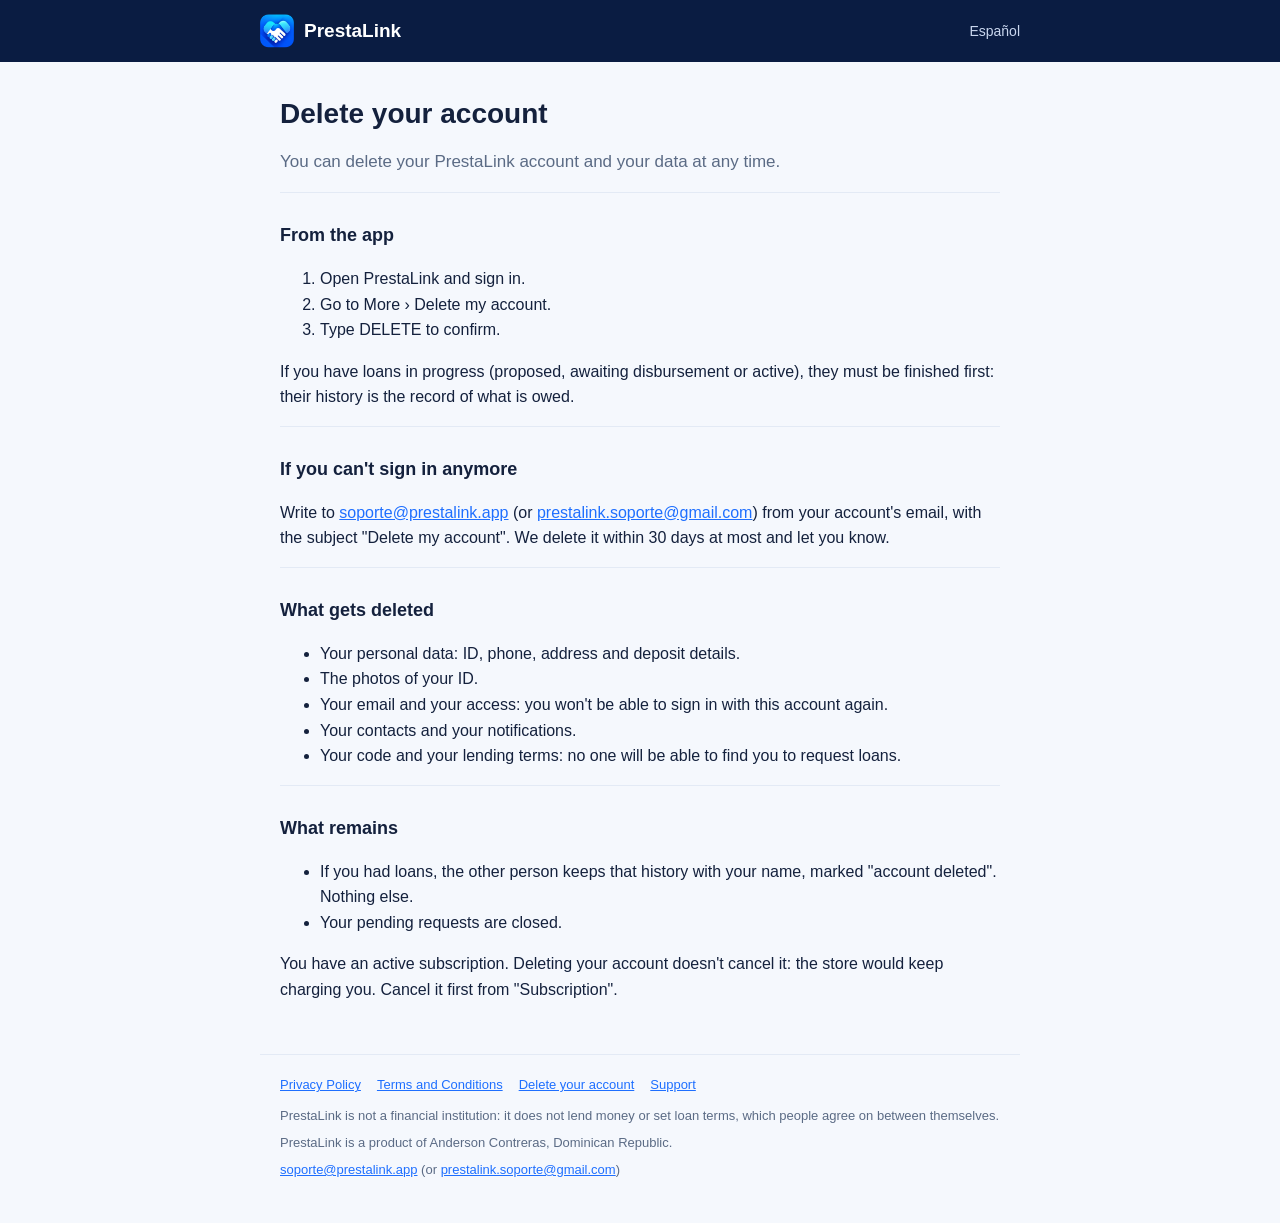
<file: en/delete-account.html>
<!doctype html>
<html lang="en">
<head>
<meta charset="utf-8">
<meta name="viewport" content="width=device-width, initial-scale=1">
<title>Delete your account · PrestaLink</title>
<link rel="icon" href="../marca.png">
<link rel="stylesheet" href="../estilos.css">
</head>
<body>
<header>
  <a class="marca" href="index.html"><img src="../marca.png" alt=""><span>PrestaLink</span></a>
  <a class="idioma" href="../eliminar-cuenta.html">Español</a>
</header>
<main>
<h1>Delete your account</h1>
<p class="resumen">You can delete your PrestaLink account and your data at any time.</p>
<section>
<h2>From the app</h2>
<ol><li>Open PrestaLink and sign in.</li><li>Go to More › Delete my account.</li><li>Type DELETE to confirm.</li></ol>
<p>If you have loans in progress (proposed, awaiting disbursement or active), they must be finished first: their history is the record of what is owed.</p>
</section>
<section>
<h2>If you can't sign in anymore</h2>
<p>Write to <a href="mailto:soporte@prestalink.app">soporte@prestalink.app</a> (or <a href="mailto:prestalink.soporte@gmail.com">prestalink.soporte@gmail.com</a>) from your account's email, with the subject &quot;Delete my account&quot;. We delete it within 30 days at most and let you know.</p>
</section>
<section>
<h2>What gets deleted</h2>
<ul><li>Your personal data: ID, phone, address and deposit details.</li><li>The photos of your ID.</li><li>Your email and your access: you won't be able to sign in with this account again.</li><li>Your contacts and your notifications.</li><li>Your code and your lending terms: no one will be able to find you to request loans.</li></ul>
</section>
<section>
<h2>What remains</h2>
<ul><li>If you had loans, the other person keeps that history with your name, marked &quot;account deleted&quot;. Nothing else.</li><li>Your pending requests are closed.</li></ul>
<p>You have an active subscription. Deleting your account doesn't cancel it: the store would keep charging you. Cancel it first from &quot;Subscription&quot;.</p>
</section>
</main>
<footer>
  <nav><a href="privacy.html">Privacy Policy</a><a href="terms.html">Terms and Conditions</a><a href="delete-account.html">Delete your account</a><a href="support.html">Support</a></nav>
  <p>PrestaLink is not a financial institution: it does not lend money or set loan terms, which people agree on between themselves.</p>
  <p>PrestaLink is a product of Anderson Contreras, Dominican Republic.</p>
  <p><a href="mailto:soporte@prestalink.app">soporte@prestalink.app</a> (or <a href="mailto:prestalink.soporte@gmail.com">prestalink.soporte@gmail.com</a>)</p>
</footer>
</body>
</html>
</file>
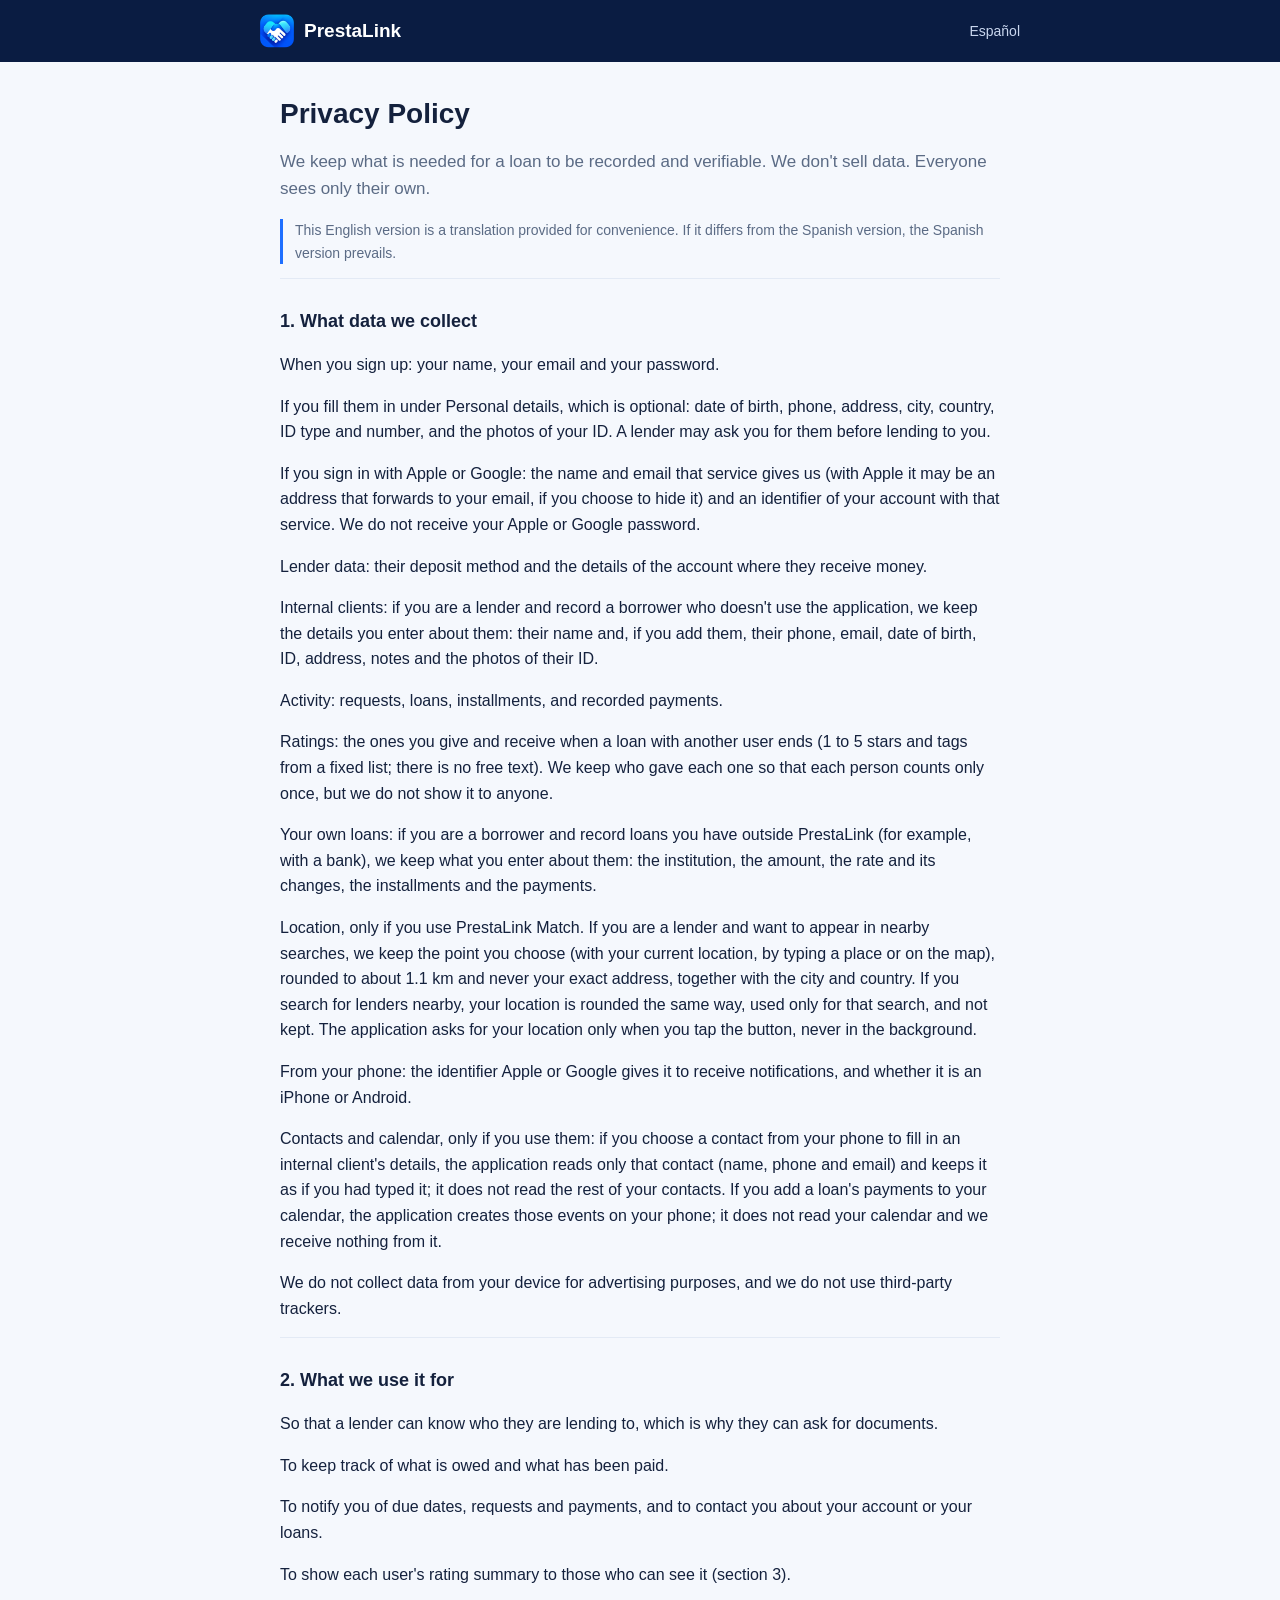
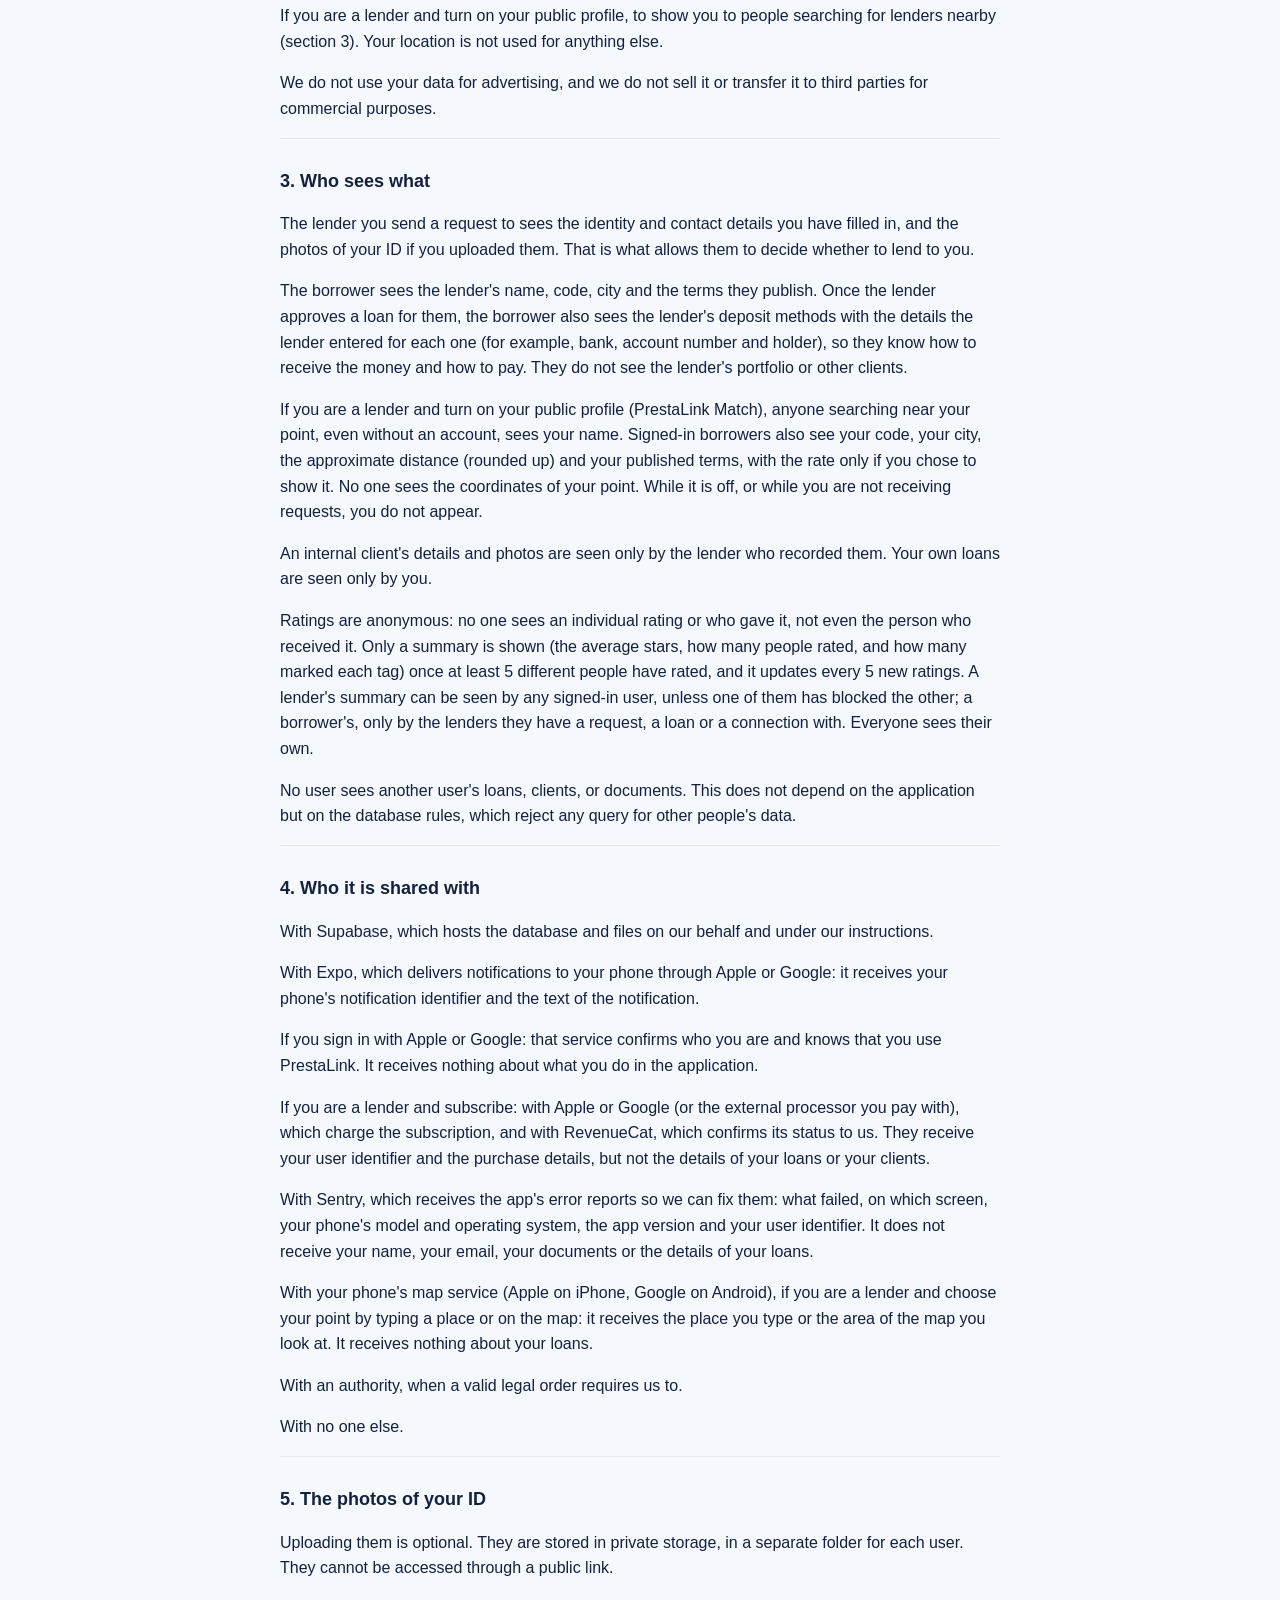
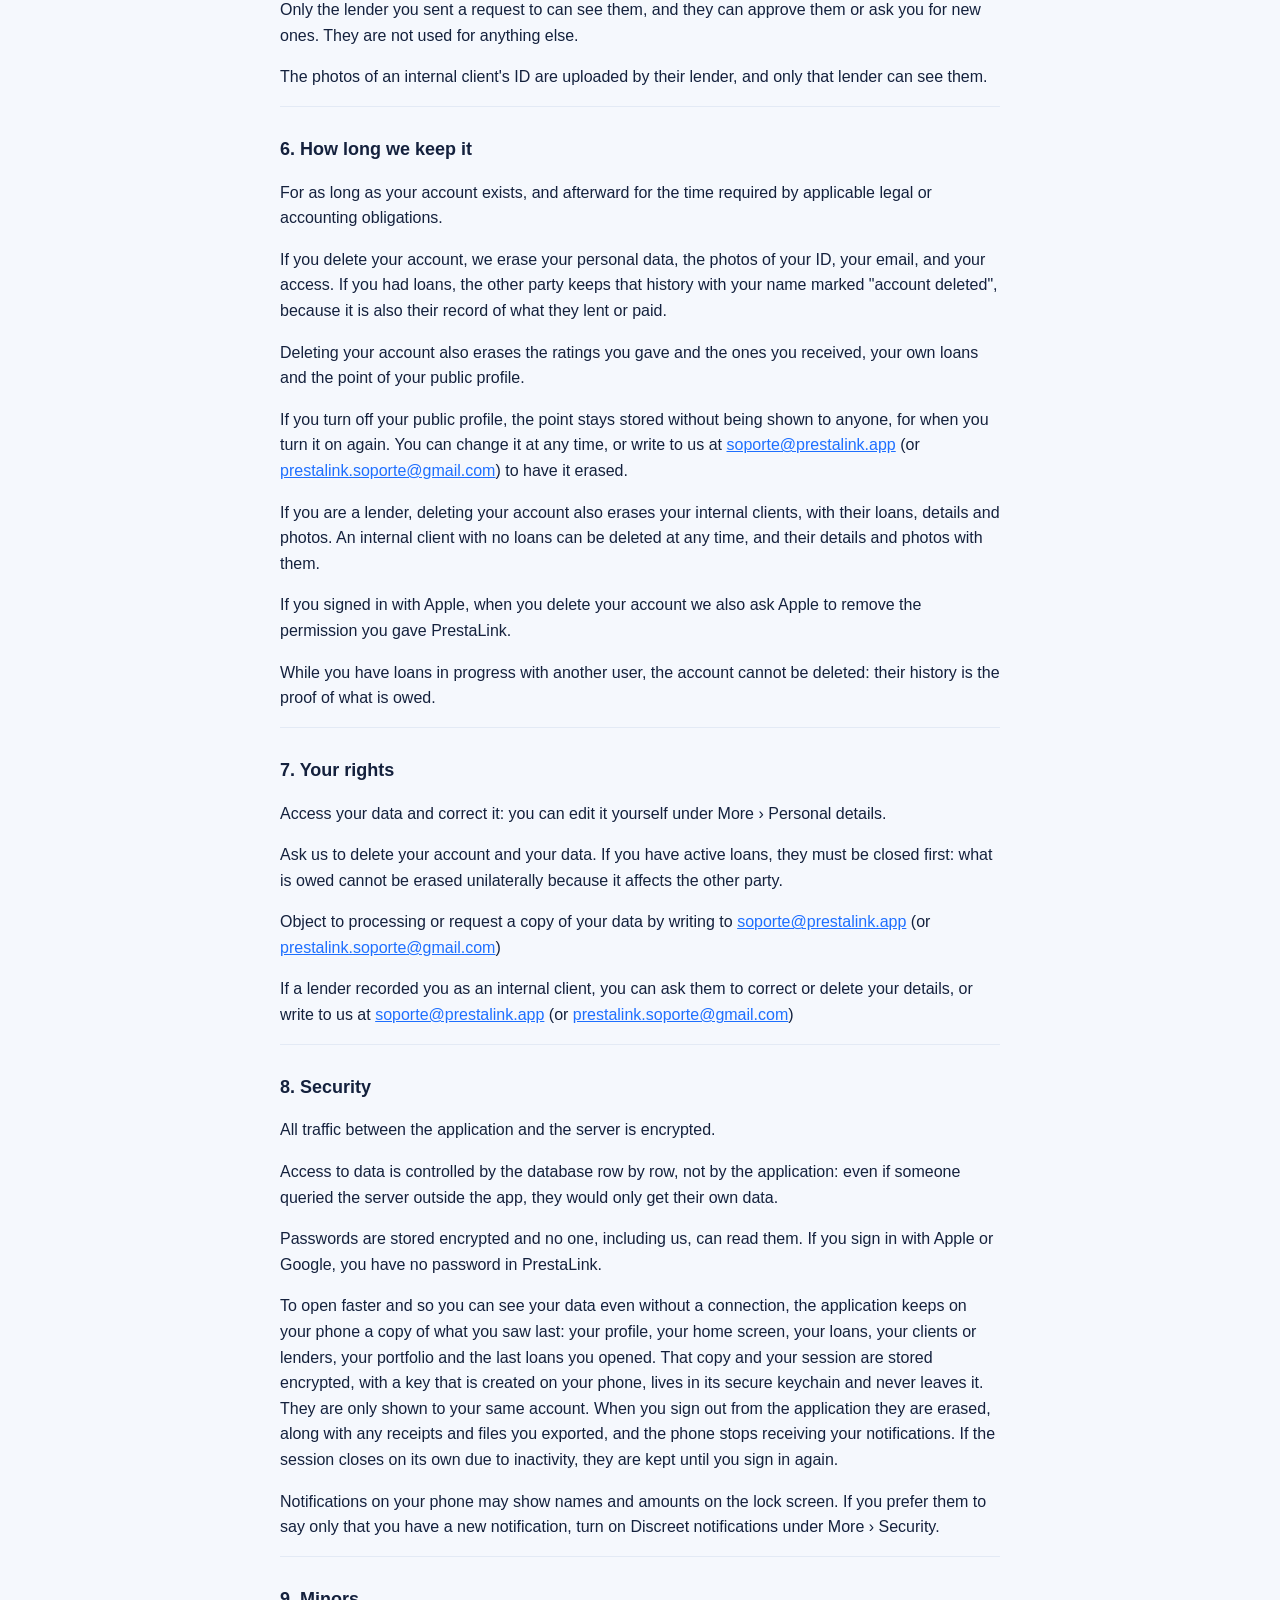
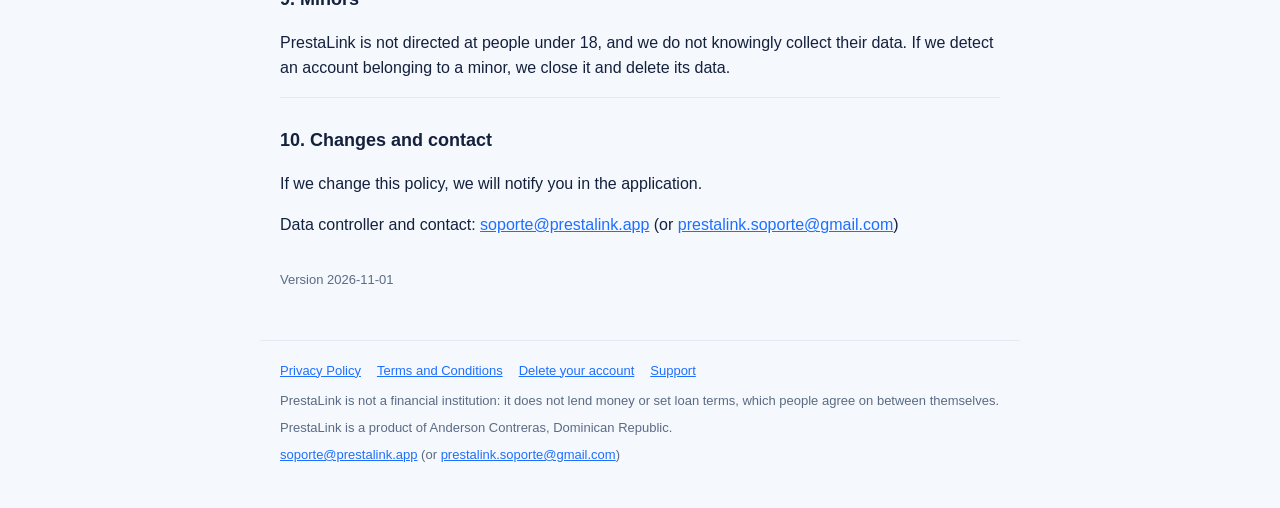
<file: en/privacy.html>
<!doctype html>
<html lang="en">
<head>
<meta charset="utf-8">
<meta name="viewport" content="width=device-width, initial-scale=1">
<title>Privacy Policy · PrestaLink</title>
<link rel="icon" href="../marca.png">
<link rel="stylesheet" href="../estilos.css">
</head>
<body>
<header>
  <a class="marca" href="index.html"><img src="../marca.png" alt=""><span>PrestaLink</span></a>
  <a class="idioma" href="../privacidad.html">Español</a>
</header>
<main>
<h1>Privacy Policy</h1>
<p class="resumen">We keep what is needed for a loan to be recorded and verifiable. We don't sell data. Everyone sees only their own.</p>
<p class="nota">This English version is a translation provided for convenience. If it differs from the Spanish version, the Spanish version prevails.</p>
<section>
<h2>1. What data we collect</h2>
<p>When you sign up: your name, your email and your password.</p>
<p>If you fill them in under Personal details, which is optional: date of birth, phone, address, city, country, ID type and number, and the photos of your ID. A lender may ask you for them before lending to you.</p>
<p>If you sign in with Apple or Google: the name and email that service gives us (with Apple it may be an address that forwards to your email, if you choose to hide it) and an identifier of your account with that service. We do not receive your Apple or Google password.</p>
<p>Lender data: their deposit method and the details of the account where they receive money.</p>
<p>Internal clients: if you are a lender and record a borrower who doesn't use the application, we keep the details you enter about them: their name and, if you add them, their phone, email, date of birth, ID, address, notes and the photos of their ID.</p>
<p>Activity: requests, loans, installments, and recorded payments.</p>
<p>Ratings: the ones you give and receive when a loan with another user ends (1 to 5 stars and tags from a fixed list; there is no free text). We keep who gave each one so that each person counts only once, but we do not show it to anyone.</p>
<p>Your own loans: if you are a borrower and record loans you have outside PrestaLink (for example, with a bank), we keep what you enter about them: the institution, the amount, the rate and its changes, the installments and the payments.</p>
<p>Location, only if you use PrestaLink Match. If you are a lender and want to appear in nearby searches, we keep the point you choose (with your current location, by typing a place or on the map), rounded to about 1.1 km and never your exact address, together with the city and country. If you search for lenders nearby, your location is rounded the same way, used only for that search, and not kept. The application asks for your location only when you tap the button, never in the background.</p>
<p>From your phone: the identifier Apple or Google gives it to receive notifications, and whether it is an iPhone or Android.</p>
<p>Contacts and calendar, only if you use them: if you choose a contact from your phone to fill in an internal client's details, the application reads only that contact (name, phone and email) and keeps it as if you had typed it; it does not read the rest of your contacts. If you add a loan's payments to your calendar, the application creates those events on your phone; it does not read your calendar and we receive nothing from it.</p>
<p>We do not collect data from your device for advertising purposes, and we do not use third-party trackers.</p>
</section>
<section>
<h2>2. What we use it for</h2>
<p>So that a lender can know who they are lending to, which is why they can ask for documents.</p>
<p>To keep track of what is owed and what has been paid.</p>
<p>To notify you of due dates, requests and payments, and to contact you about your account or your loans.</p>
<p>To show each user's rating summary to those who can see it (section 3).</p>
<p>If you are a lender and turn on your public profile, to show you to people searching for lenders nearby (section 3). Your location is not used for anything else.</p>
<p>We do not use your data for advertising, and we do not sell it or transfer it to third parties for commercial purposes.</p>
</section>
<section>
<h2>3. Who sees what</h2>
<p>The lender you send a request to sees the identity and contact details you have filled in, and the photos of your ID if you uploaded them. That is what allows them to decide whether to lend to you.</p>
<p>The borrower sees the lender's name, code, city and the terms they publish. Once the lender approves a loan for them, the borrower also sees the lender's deposit methods with the details the lender entered for each one (for example, bank, account number and holder), so they know how to receive the money and how to pay. They do not see the lender's portfolio or other clients.</p>
<p>If you are a lender and turn on your public profile (PrestaLink Match), anyone searching near your point, even without an account, sees your name. Signed-in borrowers also see your code, your city, the approximate distance (rounded up) and your published terms, with the rate only if you chose to show it. No one sees the coordinates of your point. While it is off, or while you are not receiving requests, you do not appear.</p>
<p>An internal client's details and photos are seen only by the lender who recorded them. Your own loans are seen only by you.</p>
<p>Ratings are anonymous: no one sees an individual rating or who gave it, not even the person who received it. Only a summary is shown (the average stars, how many people rated, and how many marked each tag) once at least 5 different people have rated, and it updates every 5 new ratings. A lender's summary can be seen by any signed-in user, unless one of them has blocked the other; a borrower's, only by the lenders they have a request, a loan or a connection with. Everyone sees their own.</p>
<p>No user sees another user's loans, clients, or documents. This does not depend on the application but on the database rules, which reject any query for other people's data.</p>
</section>
<section>
<h2>4. Who it is shared with</h2>
<p>With Supabase, which hosts the database and files on our behalf and under our instructions.</p>
<p>With Expo, which delivers notifications to your phone through Apple or Google: it receives your phone's notification identifier and the text of the notification.</p>
<p>If you sign in with Apple or Google: that service confirms who you are and knows that you use PrestaLink. It receives nothing about what you do in the application.</p>
<p>If you are a lender and subscribe: with Apple or Google (or the external processor you pay with), which charge the subscription, and with RevenueCat, which confirms its status to us. They receive your user identifier and the purchase details, but not the details of your loans or your clients.</p>
<p>With Sentry, which receives the app's error reports so we can fix them: what failed, on which screen, your phone's model and operating system, the app version and your user identifier. It does not receive your name, your email, your documents or the details of your loans.</p>
<p>With your phone's map service (Apple on iPhone, Google on Android), if you are a lender and choose your point by typing a place or on the map: it receives the place you type or the area of the map you look at. It receives nothing about your loans.</p>
<p>With an authority, when a valid legal order requires us to.</p>
<p>With no one else.</p>
</section>
<section>
<h2>5. The photos of your ID</h2>
<p>Uploading them is optional. They are stored in private storage, in a separate folder for each user. They cannot be accessed through a public link.</p>
<p>Only the lender you sent a request to can see them, and they can approve them or ask you for new ones. They are not used for anything else.</p>
<p>The photos of an internal client's ID are uploaded by their lender, and only that lender can see them.</p>
</section>
<section>
<h2>6. How long we keep it</h2>
<p>For as long as your account exists, and afterward for the time required by applicable legal or accounting obligations.</p>
<p>If you delete your account, we erase your personal data, the photos of your ID, your email, and your access. If you had loans, the other party keeps that history with your name marked &quot;account deleted&quot;, because it is also their record of what they lent or paid.</p>
<p>Deleting your account also erases the ratings you gave and the ones you received, your own loans and the point of your public profile.</p>
<p>If you turn off your public profile, the point stays stored without being shown to anyone, for when you turn it on again. You can change it at any time, or write to us at <a href="mailto:soporte@prestalink.app">soporte@prestalink.app</a> (or <a href="mailto:prestalink.soporte@gmail.com">prestalink.soporte@gmail.com</a>) to have it erased.</p>
<p>If you are a lender, deleting your account also erases your internal clients, with their loans, details and photos. An internal client with no loans can be deleted at any time, and their details and photos with them.</p>
<p>If you signed in with Apple, when you delete your account we also ask Apple to remove the permission you gave PrestaLink.</p>
<p>While you have loans in progress with another user, the account cannot be deleted: their history is the proof of what is owed.</p>
</section>
<section>
<h2>7. Your rights</h2>
<p>Access your data and correct it: you can edit it yourself under More › Personal details.</p>
<p>Ask us to delete your account and your data. If you have active loans, they must be closed first: what is owed cannot be erased unilaterally because it affects the other party.</p>
<p>Object to processing or request a copy of your data by writing to <a href="mailto:soporte@prestalink.app">soporte@prestalink.app</a> (or <a href="mailto:prestalink.soporte@gmail.com">prestalink.soporte@gmail.com</a>)</p>
<p>If a lender recorded you as an internal client, you can ask them to correct or delete your details, or write to us at <a href="mailto:soporte@prestalink.app">soporte@prestalink.app</a> (or <a href="mailto:prestalink.soporte@gmail.com">prestalink.soporte@gmail.com</a>)</p>
</section>
<section>
<h2>8. Security</h2>
<p>All traffic between the application and the server is encrypted.</p>
<p>Access to data is controlled by the database row by row, not by the application: even if someone queried the server outside the app, they would only get their own data.</p>
<p>Passwords are stored encrypted and no one, including us, can read them. If you sign in with Apple or Google, you have no password in PrestaLink.</p>
<p>To open faster and so you can see your data even without a connection, the application keeps on your phone a copy of what you saw last: your profile, your home screen, your loans, your clients or lenders, your portfolio and the last loans you opened. That copy and your session are stored encrypted, with a key that is created on your phone, lives in its secure keychain and never leaves it. They are only shown to your same account. When you sign out from the application they are erased, along with any receipts and files you exported, and the phone stops receiving your notifications. If the session closes on its own due to inactivity, they are kept until you sign in again.</p>
<p>Notifications on your phone may show names and amounts on the lock screen. If you prefer them to say only that you have a new notification, turn on Discreet notifications under More › Security.</p>
</section>
<section>
<h2>9. Minors</h2>
<p>PrestaLink is not directed at people under 18, and we do not knowingly collect their data. If we detect an account belonging to a minor, we close it and delete its data.</p>
</section>
<section>
<h2>10. Changes and contact</h2>
<p>If we change this policy, we will notify you in the application.</p>
<p>Data controller and contact: <a href="mailto:soporte@prestalink.app">soporte@prestalink.app</a> (or <a href="mailto:prestalink.soporte@gmail.com">prestalink.soporte@gmail.com</a>)</p>
</section>
<p class="version">Version 2026-11-01</p>
</main>
<footer>
  <nav><a href="privacy.html">Privacy Policy</a><a href="terms.html">Terms and Conditions</a><a href="delete-account.html">Delete your account</a><a href="support.html">Support</a></nav>
  <p>PrestaLink is not a financial institution: it does not lend money or set loan terms, which people agree on between themselves.</p>
  <p>PrestaLink is a product of Anderson Contreras, Dominican Republic.</p>
  <p><a href="mailto:soporte@prestalink.app">soporte@prestalink.app</a> (or <a href="mailto:prestalink.soporte@gmail.com">prestalink.soporte@gmail.com</a>)</p>
</footer>
</body>
</html>
</file>
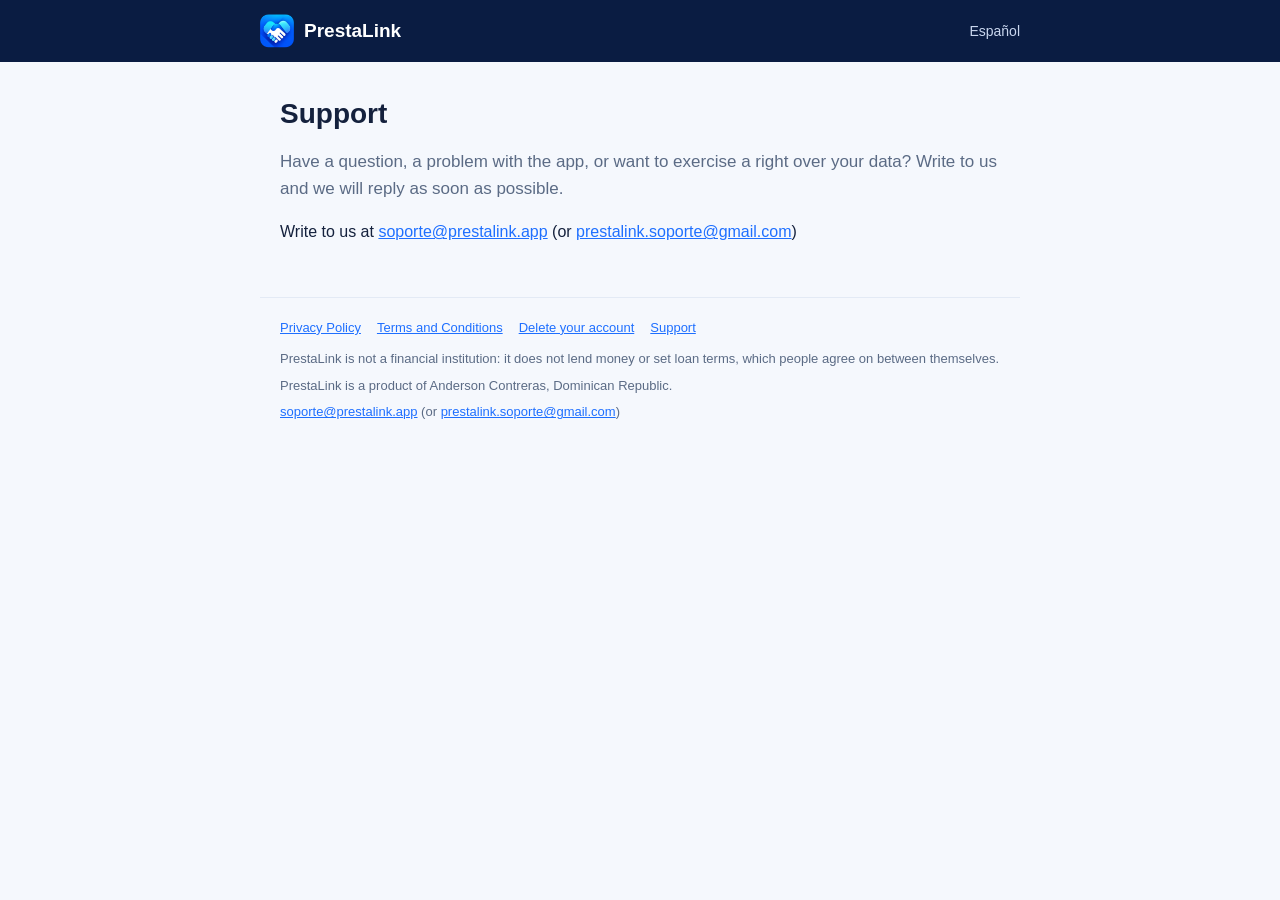
<file: en/support.html>
<!doctype html>
<html lang="en">
<head>
<meta charset="utf-8">
<meta name="viewport" content="width=device-width, initial-scale=1">
<title>Support · PrestaLink</title>
<link rel="icon" href="../marca.png">
<link rel="stylesheet" href="../estilos.css">
</head>
<body>
<header>
  <a class="marca" href="index.html"><img src="../marca.png" alt=""><span>PrestaLink</span></a>
  <a class="idioma" href="../soporte.html">Español</a>
</header>
<main>
<h1>Support</h1>
<p class="resumen">Have a question, a problem with the app, or want to exercise a right over your data? Write to us and we will reply as soon as possible.</p>
<p>Write to us at <a href="mailto:soporte@prestalink.app">soporte@prestalink.app</a> (or <a href="mailto:prestalink.soporte@gmail.com">prestalink.soporte@gmail.com</a>)</p>
</main>
<footer>
  <nav><a href="privacy.html">Privacy Policy</a><a href="terms.html">Terms and Conditions</a><a href="delete-account.html">Delete your account</a><a href="support.html">Support</a></nav>
  <p>PrestaLink is not a financial institution: it does not lend money or set loan terms, which people agree on between themselves.</p>
  <p>PrestaLink is a product of Anderson Contreras, Dominican Republic.</p>
  <p><a href="mailto:soporte@prestalink.app">soporte@prestalink.app</a> (or <a href="mailto:prestalink.soporte@gmail.com">prestalink.soporte@gmail.com</a>)</p>
</footer>
</body>
</html>
</file>
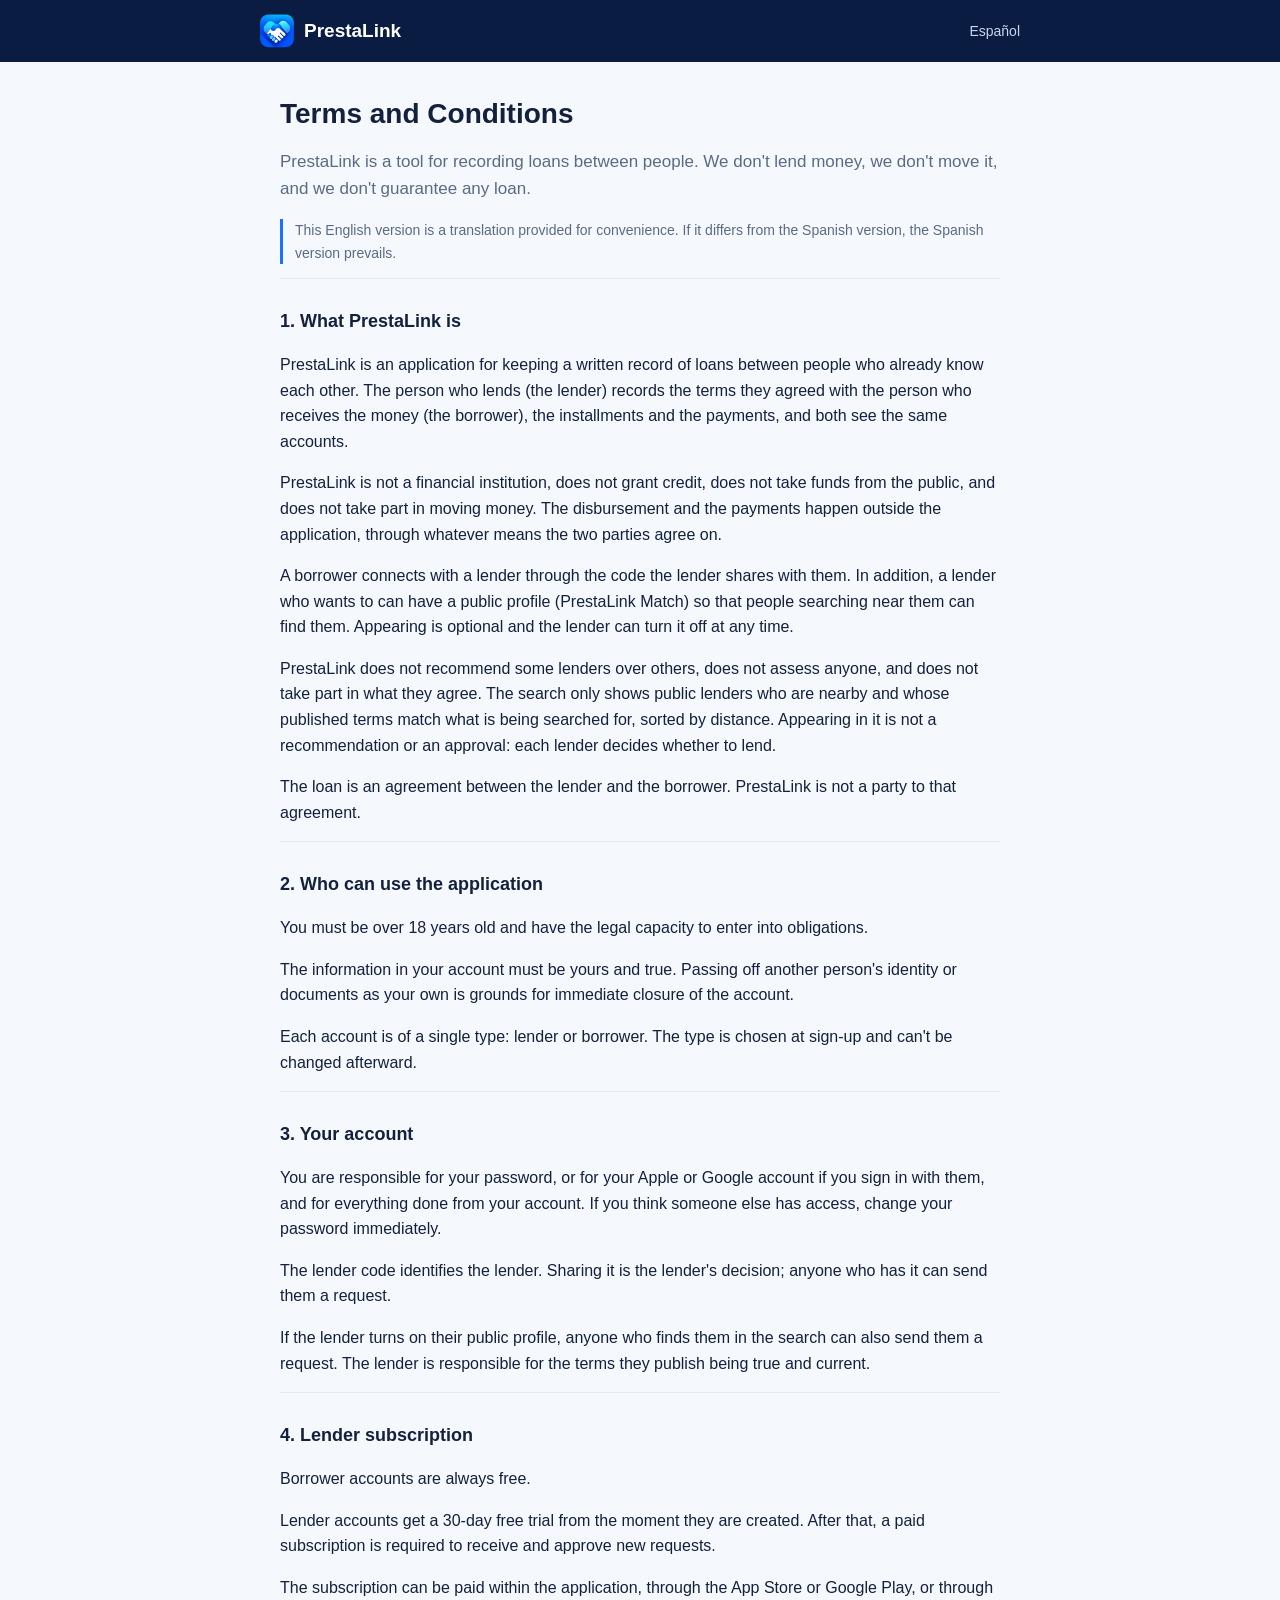
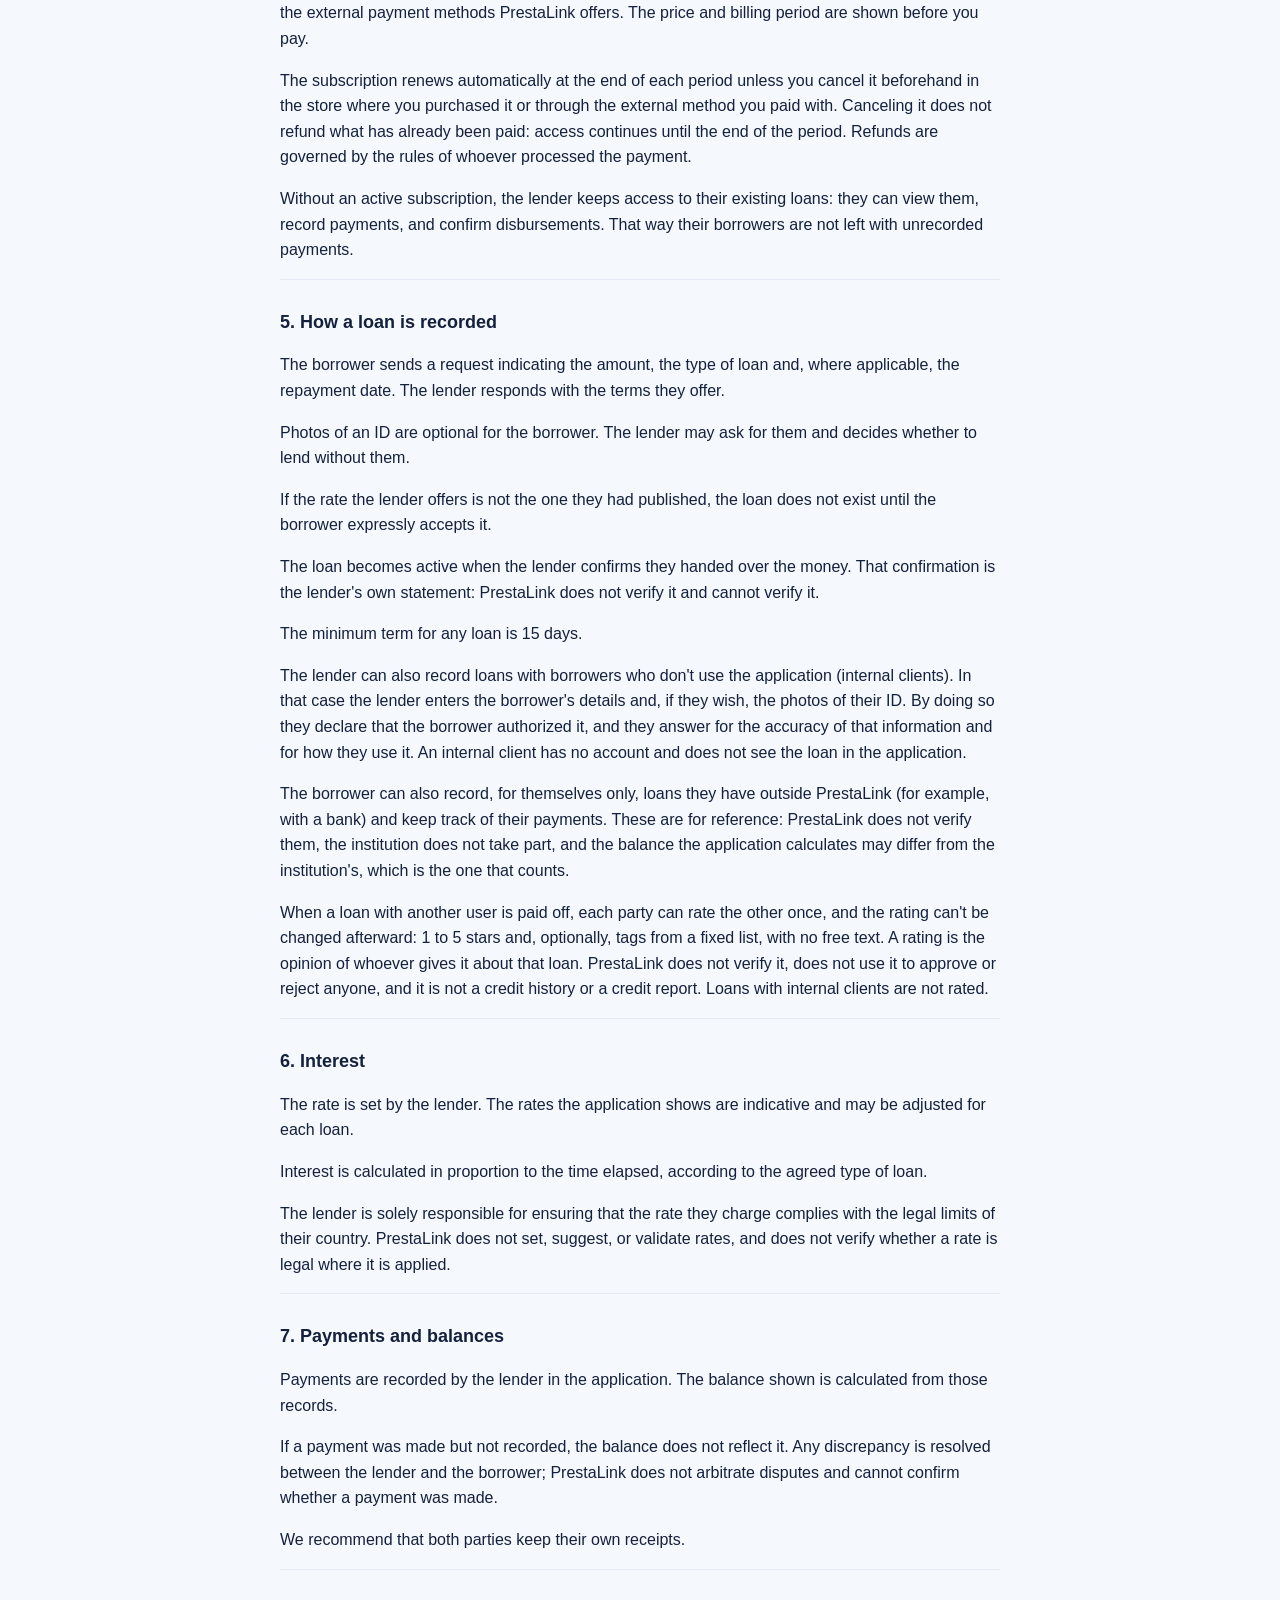
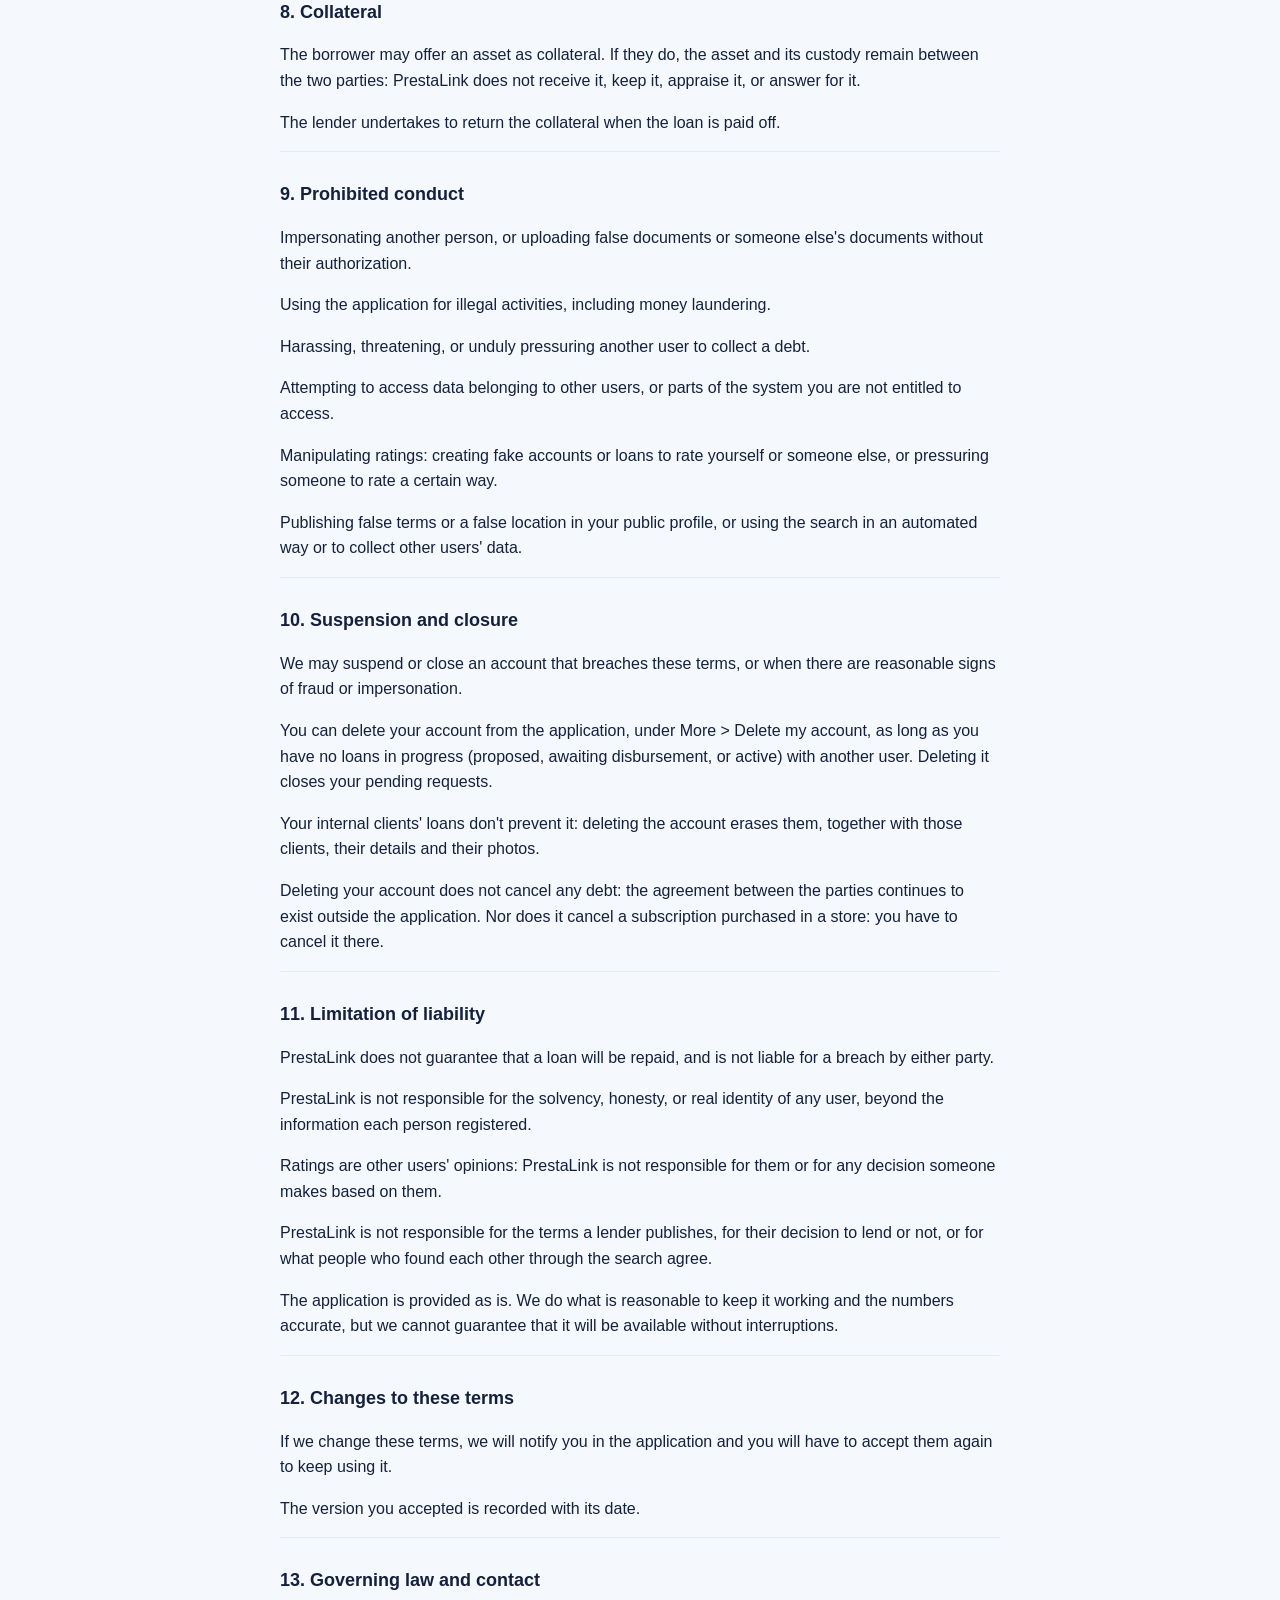
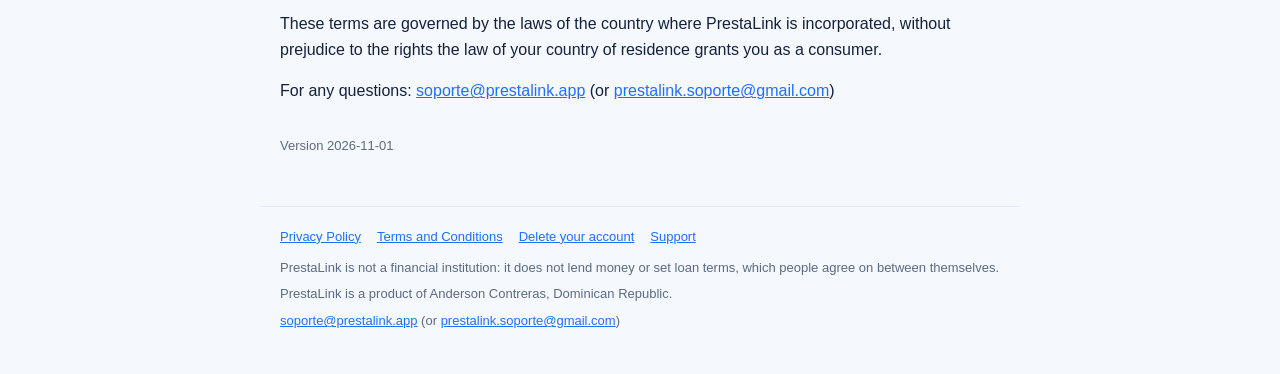
<file: en/terms.html>
<!doctype html>
<html lang="en">
<head>
<meta charset="utf-8">
<meta name="viewport" content="width=device-width, initial-scale=1">
<title>Terms and Conditions · PrestaLink</title>
<link rel="icon" href="../marca.png">
<link rel="stylesheet" href="../estilos.css">
</head>
<body>
<header>
  <a class="marca" href="index.html"><img src="../marca.png" alt=""><span>PrestaLink</span></a>
  <a class="idioma" href="../terminos.html">Español</a>
</header>
<main>
<h1>Terms and Conditions</h1>
<p class="resumen">PrestaLink is a tool for recording loans between people. We don't lend money, we don't move it, and we don't guarantee any loan.</p>
<p class="nota">This English version is a translation provided for convenience. If it differs from the Spanish version, the Spanish version prevails.</p>
<section>
<h2>1. What PrestaLink is</h2>
<p>PrestaLink is an application for keeping a written record of loans between people who already know each other. The person who lends (the lender) records the terms they agreed with the person who receives the money (the borrower), the installments and the payments, and both see the same accounts.</p>
<p>PrestaLink is not a financial institution, does not grant credit, does not take funds from the public, and does not take part in moving money. The disbursement and the payments happen outside the application, through whatever means the two parties agree on.</p>
<p>A borrower connects with a lender through the code the lender shares with them. In addition, a lender who wants to can have a public profile (PrestaLink Match) so that people searching near them can find them. Appearing is optional and the lender can turn it off at any time.</p>
<p>PrestaLink does not recommend some lenders over others, does not assess anyone, and does not take part in what they agree. The search only shows public lenders who are nearby and whose published terms match what is being searched for, sorted by distance. Appearing in it is not a recommendation or an approval: each lender decides whether to lend.</p>
<p>The loan is an agreement between the lender and the borrower. PrestaLink is not a party to that agreement.</p>
</section>
<section>
<h2>2. Who can use the application</h2>
<p>You must be over 18 years old and have the legal capacity to enter into obligations.</p>
<p>The information in your account must be yours and true. Passing off another person's identity or documents as your own is grounds for immediate closure of the account.</p>
<p>Each account is of a single type: lender or borrower. The type is chosen at sign-up and can't be changed afterward.</p>
</section>
<section>
<h2>3. Your account</h2>
<p>You are responsible for your password, or for your Apple or Google account if you sign in with them, and for everything done from your account. If you think someone else has access, change your password immediately.</p>
<p>The lender code identifies the lender. Sharing it is the lender's decision; anyone who has it can send them a request.</p>
<p>If the lender turns on their public profile, anyone who finds them in the search can also send them a request. The lender is responsible for the terms they publish being true and current.</p>
</section>
<section>
<h2>4. Lender subscription</h2>
<p>Borrower accounts are always free.</p>
<p>Lender accounts get a 30-day free trial from the moment they are created. After that, a paid subscription is required to receive and approve new requests.</p>
<p>The subscription can be paid within the application, through the App Store or Google Play, or through the external payment methods PrestaLink offers. The price and billing period are shown before you pay.</p>
<p>The subscription renews automatically at the end of each period unless you cancel it beforehand in the store where you purchased it or through the external method you paid with. Canceling it does not refund what has already been paid: access continues until the end of the period. Refunds are governed by the rules of whoever processed the payment.</p>
<p>Without an active subscription, the lender keeps access to their existing loans: they can view them, record payments, and confirm disbursements. That way their borrowers are not left with unrecorded payments.</p>
</section>
<section>
<h2>5. How a loan is recorded</h2>
<p>The borrower sends a request indicating the amount, the type of loan and, where applicable, the repayment date. The lender responds with the terms they offer.</p>
<p>Photos of an ID are optional for the borrower. The lender may ask for them and decides whether to lend without them.</p>
<p>If the rate the lender offers is not the one they had published, the loan does not exist until the borrower expressly accepts it.</p>
<p>The loan becomes active when the lender confirms they handed over the money. That confirmation is the lender's own statement: PrestaLink does not verify it and cannot verify it.</p>
<p>The minimum term for any loan is 15 days.</p>
<p>The lender can also record loans with borrowers who don't use the application (internal clients). In that case the lender enters the borrower's details and, if they wish, the photos of their ID. By doing so they declare that the borrower authorized it, and they answer for the accuracy of that information and for how they use it. An internal client has no account and does not see the loan in the application.</p>
<p>The borrower can also record, for themselves only, loans they have outside PrestaLink (for example, with a bank) and keep track of their payments. These are for reference: PrestaLink does not verify them, the institution does not take part, and the balance the application calculates may differ from the institution's, which is the one that counts.</p>
<p>When a loan with another user is paid off, each party can rate the other once, and the rating can't be changed afterward: 1 to 5 stars and, optionally, tags from a fixed list, with no free text. A rating is the opinion of whoever gives it about that loan. PrestaLink does not verify it, does not use it to approve or reject anyone, and it is not a credit history or a credit report. Loans with internal clients are not rated.</p>
</section>
<section>
<h2>6. Interest</h2>
<p>The rate is set by the lender. The rates the application shows are indicative and may be adjusted for each loan.</p>
<p>Interest is calculated in proportion to the time elapsed, according to the agreed type of loan.</p>
<p>The lender is solely responsible for ensuring that the rate they charge complies with the legal limits of their country. PrestaLink does not set, suggest, or validate rates, and does not verify whether a rate is legal where it is applied.</p>
</section>
<section>
<h2>7. Payments and balances</h2>
<p>Payments are recorded by the lender in the application. The balance shown is calculated from those records.</p>
<p>If a payment was made but not recorded, the balance does not reflect it. Any discrepancy is resolved between the lender and the borrower; PrestaLink does not arbitrate disputes and cannot confirm whether a payment was made.</p>
<p>We recommend that both parties keep their own receipts.</p>
</section>
<section>
<h2>8. Collateral</h2>
<p>The borrower may offer an asset as collateral. If they do, the asset and its custody remain between the two parties: PrestaLink does not receive it, keep it, appraise it, or answer for it.</p>
<p>The lender undertakes to return the collateral when the loan is paid off.</p>
</section>
<section>
<h2>9. Prohibited conduct</h2>
<p>Impersonating another person, or uploading false documents or someone else's documents without their authorization.</p>
<p>Using the application for illegal activities, including money laundering.</p>
<p>Harassing, threatening, or unduly pressuring another user to collect a debt.</p>
<p>Attempting to access data belonging to other users, or parts of the system you are not entitled to access.</p>
<p>Manipulating ratings: creating fake accounts or loans to rate yourself or someone else, or pressuring someone to rate a certain way.</p>
<p>Publishing false terms or a false location in your public profile, or using the search in an automated way or to collect other users' data.</p>
</section>
<section>
<h2>10. Suspension and closure</h2>
<p>We may suspend or close an account that breaches these terms, or when there are reasonable signs of fraud or impersonation.</p>
<p>You can delete your account from the application, under More &gt; Delete my account, as long as you have no loans in progress (proposed, awaiting disbursement, or active) with another user. Deleting it closes your pending requests.</p>
<p>Your internal clients' loans don't prevent it: deleting the account erases them, together with those clients, their details and their photos.</p>
<p>Deleting your account does not cancel any debt: the agreement between the parties continues to exist outside the application. Nor does it cancel a subscription purchased in a store: you have to cancel it there.</p>
</section>
<section>
<h2>11. Limitation of liability</h2>
<p>PrestaLink does not guarantee that a loan will be repaid, and is not liable for a breach by either party.</p>
<p>PrestaLink is not responsible for the solvency, honesty, or real identity of any user, beyond the information each person registered.</p>
<p>Ratings are other users' opinions: PrestaLink is not responsible for them or for any decision someone makes based on them.</p>
<p>PrestaLink is not responsible for the terms a lender publishes, for their decision to lend or not, or for what people who found each other through the search agree.</p>
<p>The application is provided as is. We do what is reasonable to keep it working and the numbers accurate, but we cannot guarantee that it will be available without interruptions.</p>
</section>
<section>
<h2>12. Changes to these terms</h2>
<p>If we change these terms, we will notify you in the application and you will have to accept them again to keep using it.</p>
<p>The version you accepted is recorded with its date.</p>
</section>
<section>
<h2>13. Governing law and contact</h2>
<p>These terms are governed by the laws of the country where PrestaLink is incorporated, without prejudice to the rights the law of your country of residence grants you as a consumer.</p>
<p>For any questions: <a href="mailto:soporte@prestalink.app">soporte@prestalink.app</a> (or <a href="mailto:prestalink.soporte@gmail.com">prestalink.soporte@gmail.com</a>)</p>
</section>
<p class="version">Version 2026-11-01</p>
</main>
<footer>
  <nav><a href="privacy.html">Privacy Policy</a><a href="terms.html">Terms and Conditions</a><a href="delete-account.html">Delete your account</a><a href="support.html">Support</a></nav>
  <p>PrestaLink is not a financial institution: it does not lend money or set loan terms, which people agree on between themselves.</p>
  <p>PrestaLink is a product of Anderson Contreras, Dominican Republic.</p>
  <p><a href="mailto:soporte@prestalink.app">soporte@prestalink.app</a> (or <a href="mailto:prestalink.soporte@gmail.com">prestalink.soporte@gmail.com</a>)</p>
</footer>
</body>
</html>
</file>
<file: estilos.css>
/* Estilos de las páginas públicas (scripts/generar-paginas.mjs). Los colores
   son los de la app: azul marino de la marca y el azul de los botones. */
:root {
  --marino: #0A1C42;
  --azul: #1E6FFF;
  --texto: #14213D;
  --suave: #5B6B85;
  --fondo: #F5F8FD;
  --borde: #E3EAF5;
  color-scheme: light dark;
}
@media (prefers-color-scheme: dark) {
  :root { --texto: #E8EEF9; --suave: #9AA9C2; --fondo: #0B1428; --borde: #1E2B47; }
}
* { box-sizing: border-box; }
body {
  margin: 0; background: var(--fondo); color: var(--texto);
  font: 16px/1.6 -apple-system, BlinkMacSystemFont, "Segoe UI", Roboto, Inter, Arial, sans-serif;
}
header {
  display: flex; align-items: center; justify-content: space-between;
  padding: 14px max(20px, calc((100% - 760px) / 2)); background: var(--marino);
}
.marca { display: flex; align-items: center; gap: 10px; color: #fff; text-decoration: none; font-weight: 700; font-size: 19px; }
.marca img { width: 34px; height: 34px; }
.idioma { color: #C9D6EE; text-decoration: none; font-size: 14px; }
main { max-width: 760px; margin: 0 auto; padding: 28px 20px 12px; }
h1 { font-size: 28px; line-height: 1.25; margin: 6px 0 12px; }
h2 { font-size: 18px; margin: 28px 0 8px; }
p, li { color: var(--texto); }
.resumen { font-size: 17px; color: var(--suave); }
.nota { font-size: 14px; color: var(--suave); border-left: 3px solid var(--azul); padding-left: 12px; }
.version { font-size: 13px; color: var(--suave); margin-top: 32px; }
a { color: var(--azul); }
section { border-top: 1px solid var(--borde); }
.portada { text-align: center; padding: 18px 0 8px; }
.portada img { width: 96px; height: 96px; }
.portada h1 { font-size: 34px; margin: 10px 0 2px; }
.lema { color: var(--azul); font-weight: 600; margin-top: 0; }
.lista { list-style: none; padding: 0; margin: 22px 0; display: grid; gap: 10px; }
.lista a {
  display: block; padding: 14px 16px; border: 1px solid var(--borde); border-radius: 12px;
  text-decoration: none; font-weight: 600; background: rgba(30, 111, 255, 0.04);
}
.boton {
  display: inline-block; margin-top: 8px; padding: 14px 22px; border-radius: 12px;
  background: var(--azul); color: #fff; font-weight: 700; text-decoration: none;
}
.detalle { font-size: 14px; color: var(--suave); margin-top: 0; }
code { font-size: 13px; word-break: break-all; }
footer { max-width: 760px; margin: 24px auto 0; padding: 20px 20px 36px; border-top: 1px solid var(--borde); font-size: 13px; color: var(--suave); }
footer nav { display: flex; flex-wrap: wrap; gap: 6px 16px; margin-bottom: 10px; }
footer p { color: var(--suave); margin: 6px 0; }
/* prestalink.app: las dos descargas y la página del código. */
.descargas { display: grid; gap: 12px; margin: 22px 0; }
.descargas .boton, .boton.ancho { display: block; margin: 0; text-align: center; }
.boton small { display: block; font-weight: 500; font-size: 13px; opacity: 0.85; }
.boton.secundario { background: transparent; color: var(--azul); border: 1.5px solid var(--azul); }
.codigo-caja {
  display: grid; grid-template-columns: 1fr auto; align-items: center; gap: 2px 12px;
  margin: 18px 0; padding: 16px; border: 1px solid var(--borde); border-radius: 12px;
  background: rgba(30, 111, 255, 0.06);
}
.codigo-caja span { grid-column: 1 / -1; font-size: 13px; color: var(--suave); }
.codigo-caja strong { font-size: 28px; letter-spacing: 3px; word-break: break-all; }
.codigo-caja button {
  font: inherit; font-weight: 600; font-size: 14px; color: var(--azul); cursor: pointer;
  padding: 8px 14px; border: 1.5px solid var(--azul); border-radius: 999px; background: transparent;
}
.oculto { display: none; }
</file>
